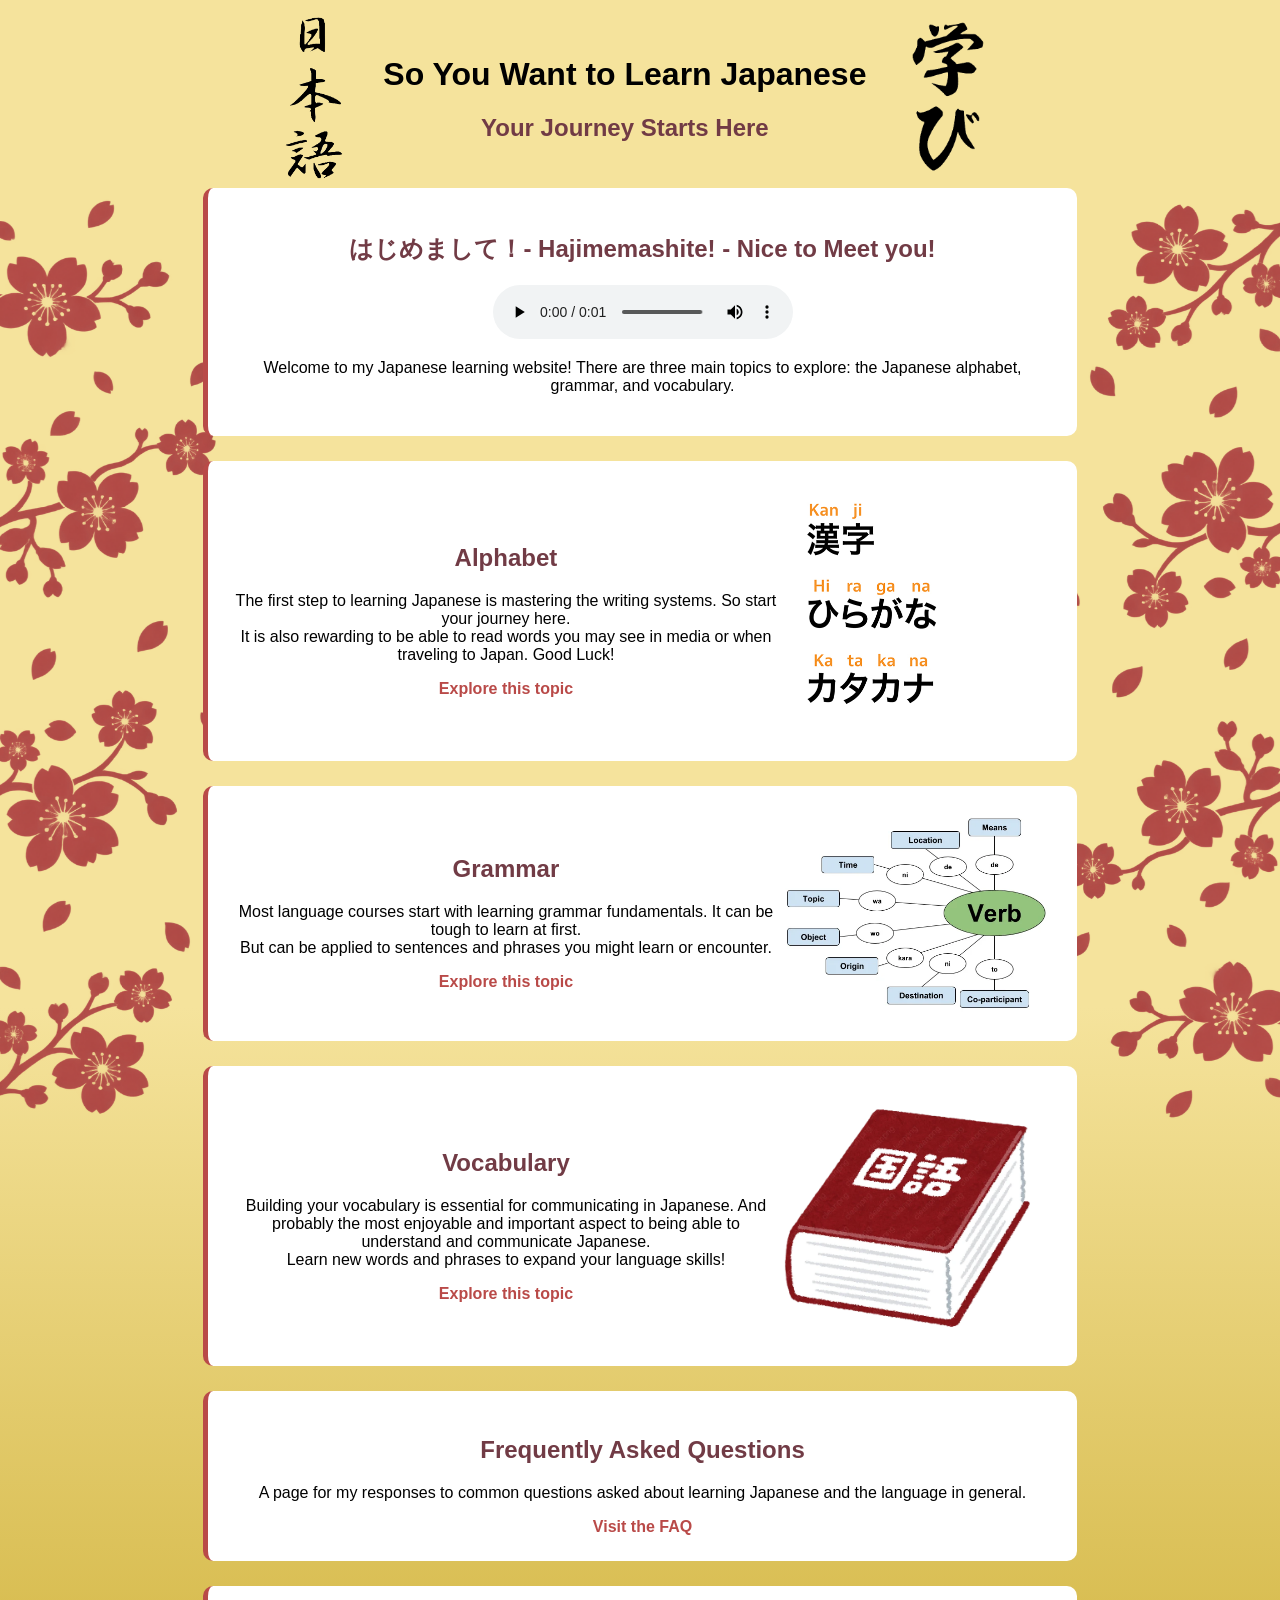
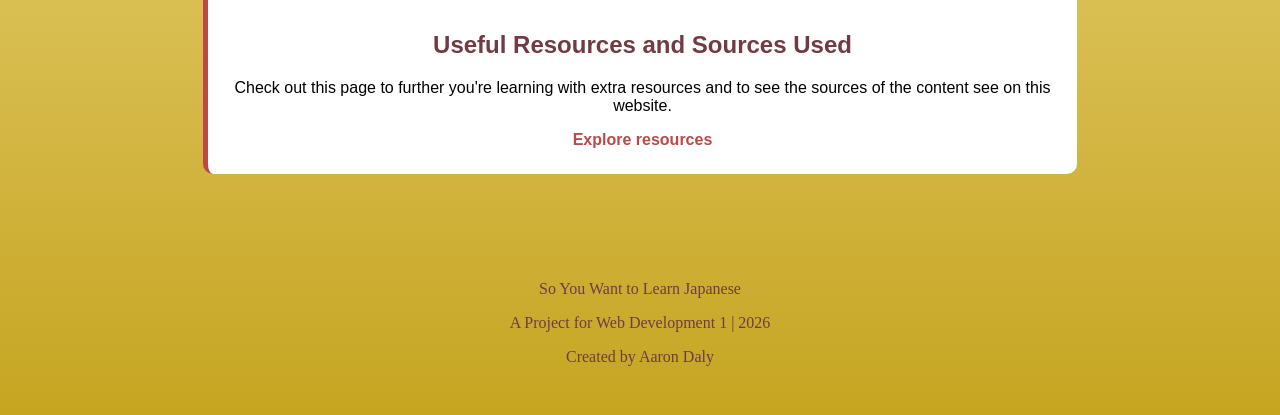
<file: index.html>
<!DOCTYPE html>
<html>

<head>
    <title>So You Want to Learn Japanese</title>
    <link rel="stylesheet" href="general_japstyle.css">
    <link rel="stylesheet" href="index_japstyle.css">
</head>

<body>

    <!--header-->
    <header>
        <img src="images/japanese_caligraphy_for_japanese_language.png" alt="'Japanese Language' calligraphy" class="header-image">

        <div class="header-text">
            <h1>So You Want to Learn Japanese</h1>
            <h2>Your Journey Starts Here</h2>
        </div>

        <img src="images/japanese_caligraphy_for_learning.png" alt="'Learning' calligraphy" class="header-image">
    </header>
    <!--adding a background div to make it easier to control background image positions-->
    <div class="index-page-layout">
        <!--Cherry Blossom left-->
        <div class="index-left-decoration">
            <img src="images/cherryblossom.png" alt="Cherry Blossom for Home Page">
        </div>

        <main>

        


            <!--Intro-->
            <div class="index-content">
                <div class="index-content-text">
                    <h2>はじめまして！- Hajimemashite! - Nice to Meet you!</h2>
                    <audio controls>
                        <source src="audio/hajimemashite.mp3" type="audio/mpeg">
                    </audio>

                    <p>
                        Welcome to my Japanese learning website! There are three main topics to explore: 
                        the Japanese alphabet, grammar, and vocabulary.
                    </p>
                </div>
            </div>

            <!-- Alphabet Page Link -->
            <div class="index-content">

                <div class="index-content-text">
                    <h2>Alphabet</h2>

                    <p>
                        The first step to learning Japanese is mastering the writing systems. So start your journey here.
                        <br> It is also rewarding to be able to read words you may see in media or when traveling to Japan. Good Luck!
                    </p>

                    <a href="alphabet.html">Explore this topic</a>
                </div>

                <div class="index-content-image">
                    <img src="images/script_example.jpg" alt="SCript Examples">
                </div>

            </div>


            <!-- Grammar Page Link -->
            <div class="index-content">
                <div class="index-content-text">
                    <h2>Grammar</h2>

                    <p>
                        Most language courses start with learning grammar fundamentals. It can be tough to learn at first. <br>
                        But can be applied to sentences and phrases you might learn or encounter.
                    </p>

                    <a href="grammar.html">Explore this topic</a>
                </div>
                <div class="index-content-image">
                    <img src="images/grammar_example.webp" alt="Grammar Info">
                </div>
            </div>


            <!-- Vocabulary Page Link -->
            <div class="index-content">
                <div class="index-content-text">
                    <h2>Vocabulary</h2>

                    <p>
                        Building your vocabulary is essential for communicating in Japanese. And probably the most enjoyable and important aspect to being able to understand and communicate Japanese. <br>
                        Learn new words and phrases to expand your language skills!
                    </p>

                    <a href="vocab.html">Explore this topic</a>
                </div>
                <div class="index-content-image">
                    <img src="images/japanese_dictonary.png" alt="dictonary">
                </div>
            </div>


            <!-- FAQ Page Link -->
            <div class="index-content">
                <div class="index-content-text">
                    <h2>Frequently Asked Questions</h2>

                    <p>
                        A page for my responses to common questions asked about learning Japanese and the language in general.
                    </p>

                    <a href="faq.html">Visit the FAQ</a>
                </div>
            </div>


            <!-- Resources Page Link -->
            <div class="index-content">
                <div class="index-content-text">
                    <h2>Useful Resources and Sources Used</h2>

                    <p>
                        Check out this page to further you're learning with extra resources and to see the sources of the content see on this website.
                    </p>

                    <a href="resources.html">Explore resources</a>
                </div>
            </div>
             
        </main>

        <!--Cherry Blossom right-->
        <div class="index-right-decoration">
            <img src="images/cherryblossom.png" alt="Cherry Blossom for Home Page">
        </div>

    </div>

    <!-- Footer -->
    <footer>
        <p>So You Want to Learn Japanese</p>
        <p> A Project for Web Development 1 | 2026</p>
        <p>Created by Aaron Daly</p>
    </footer>

</body>

</html>
</file>
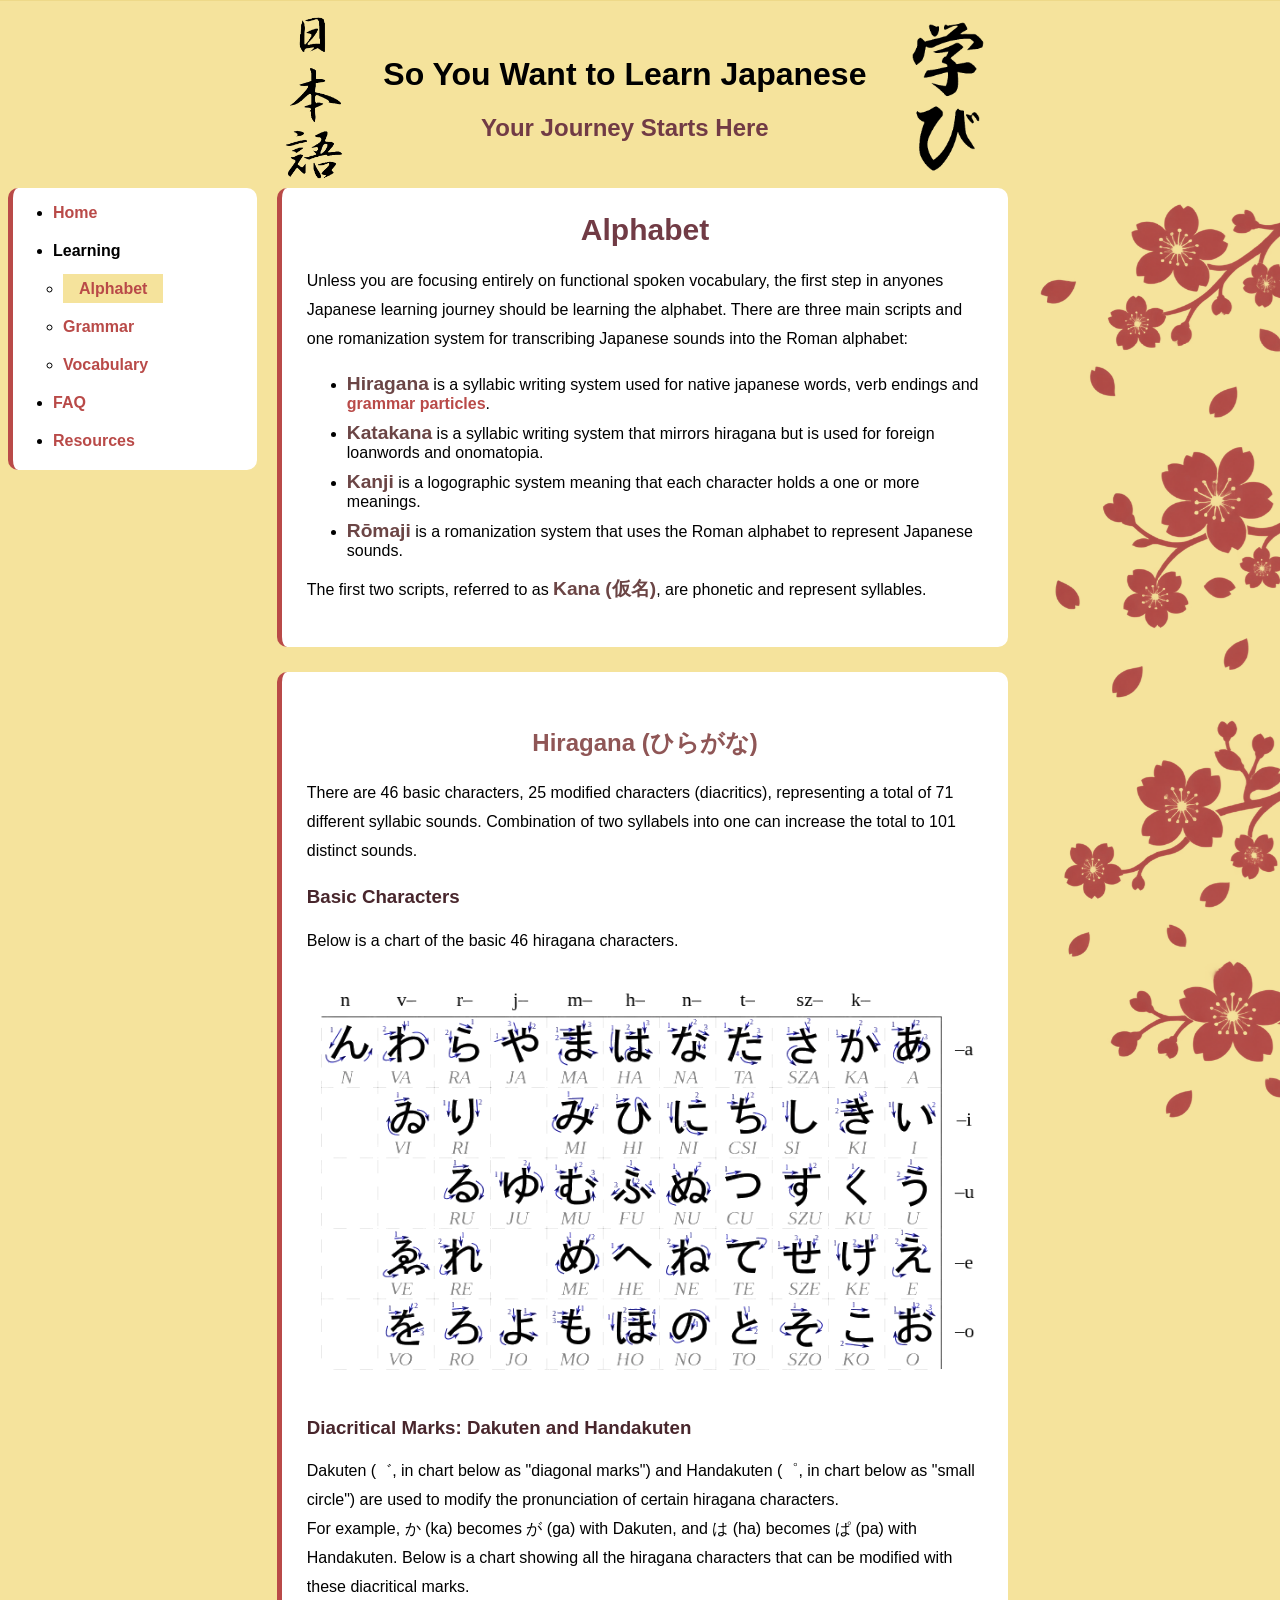
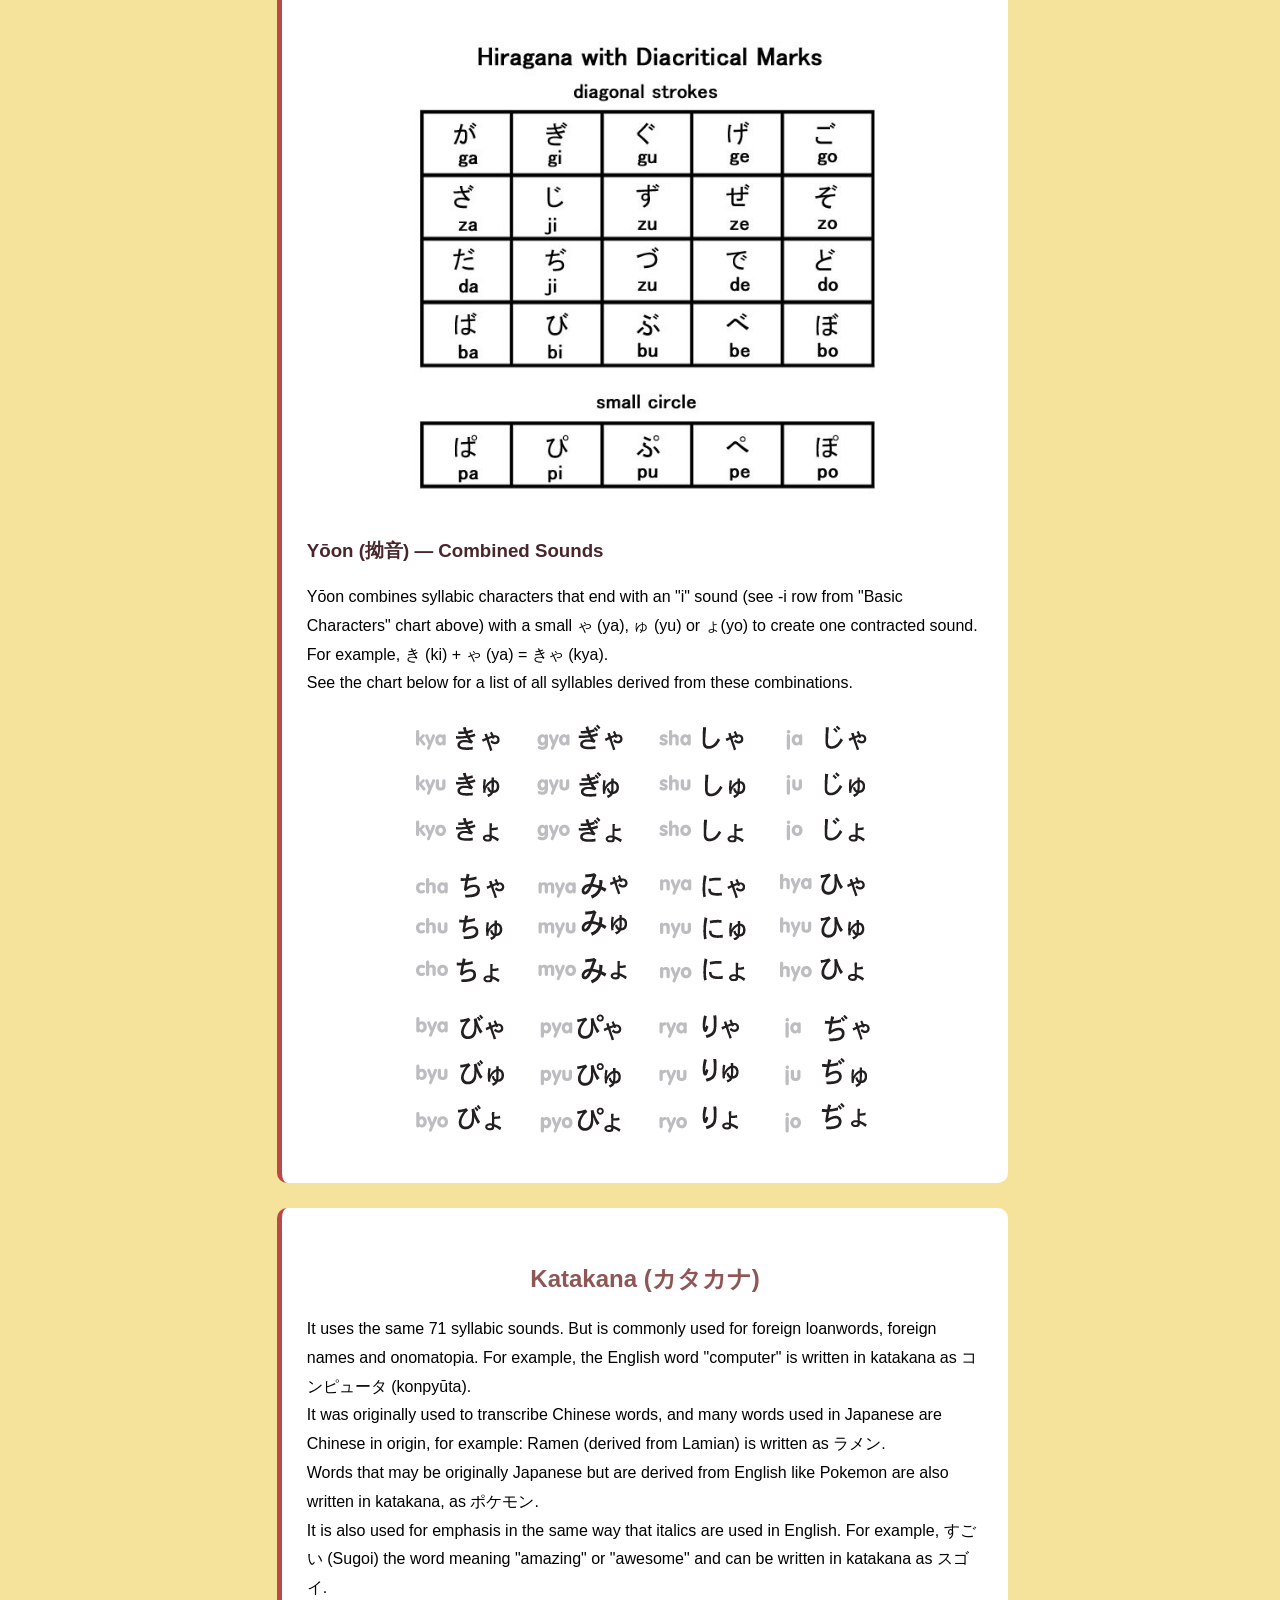
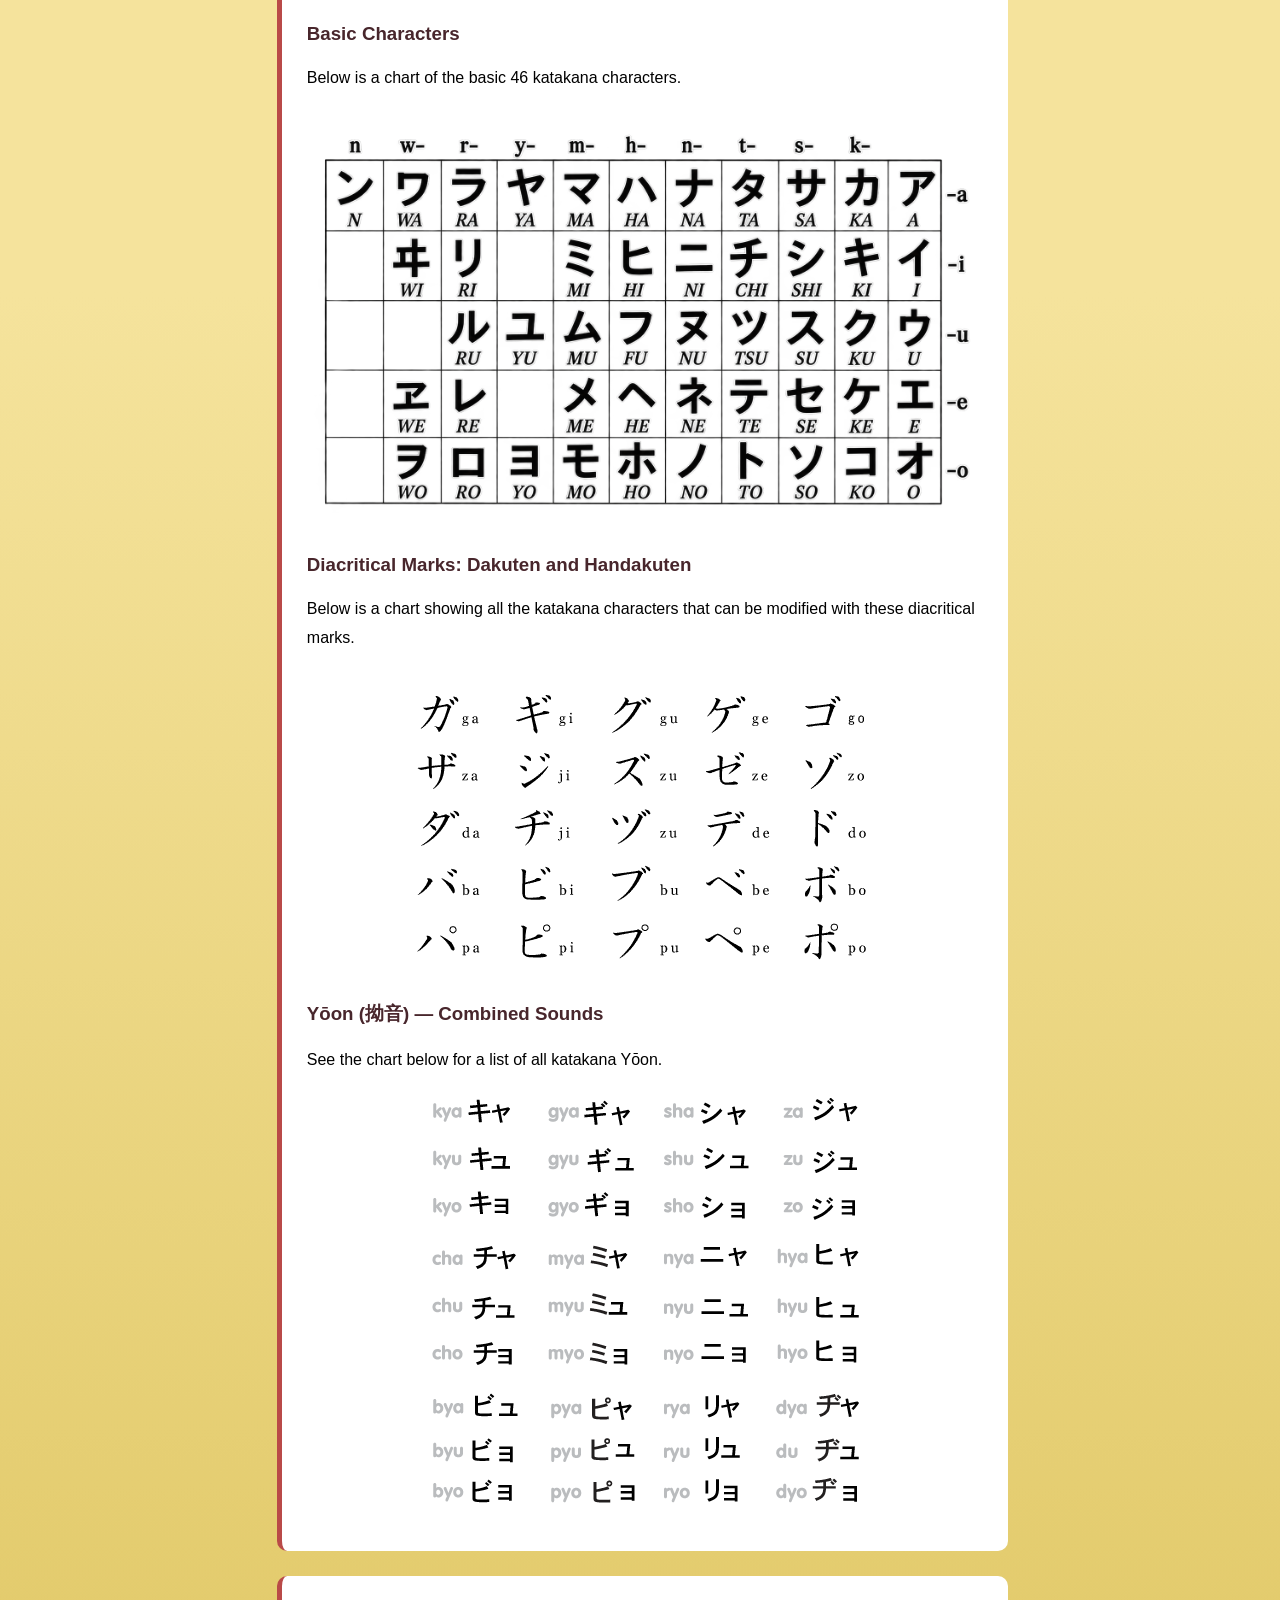
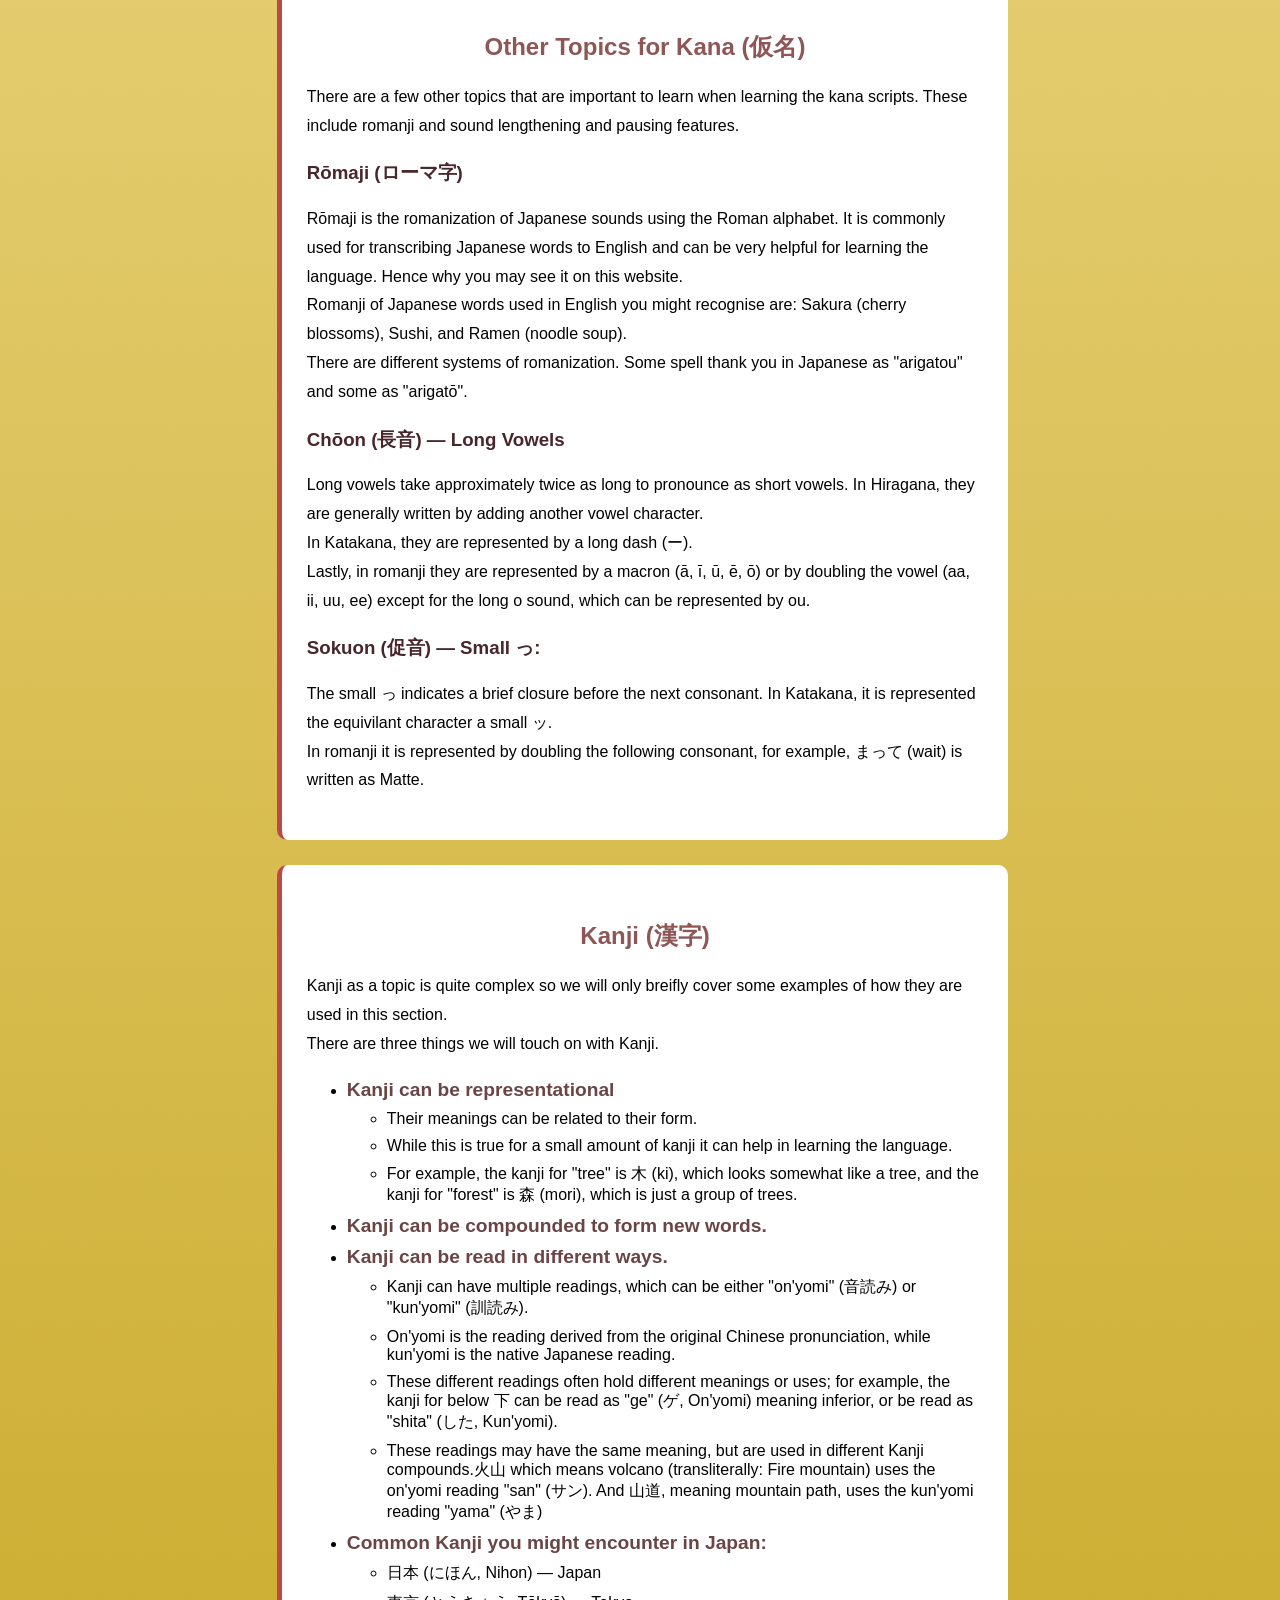
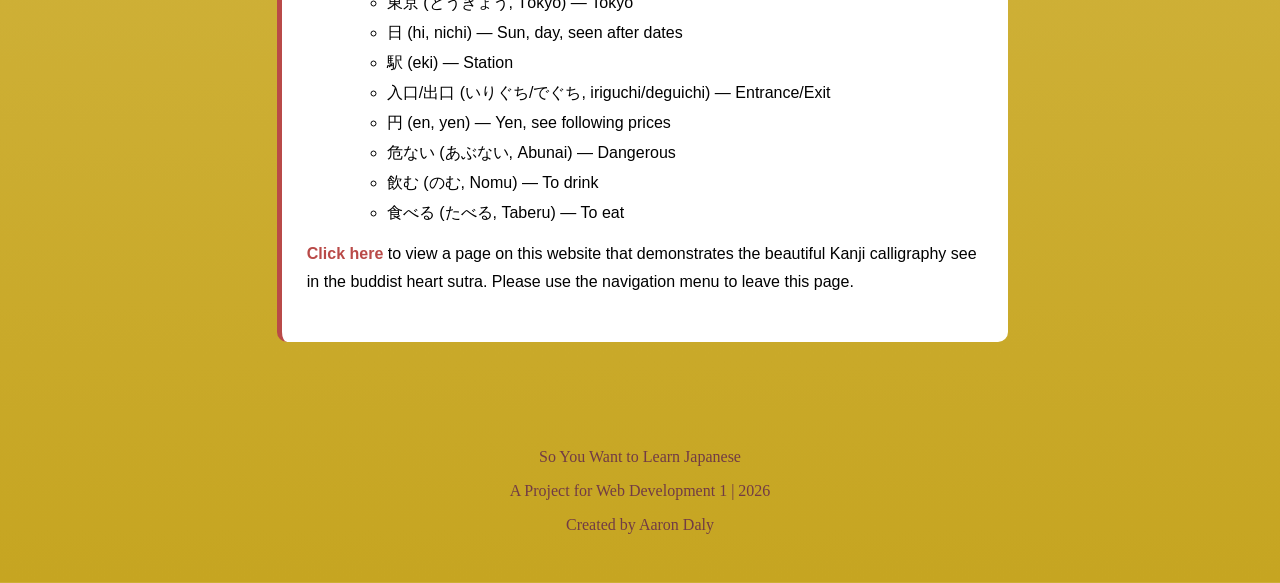
<file: alphabet.html>
<!DOCTYPE html>
<html>
<head>
    <title>Learning Point 1 - Learn Japanese</title>
    <link rel="stylesheet" href="general_japstyle.css">
    <link rel="stylesheet" href="learning_japstyle.css">
</head>
<body>
    <!-- Header -->
    <header>
        <img src="images/japanese_caligraphy_for_japanese_language.png" alt="'Japanese Language' calligraphy" class="header-image">

        <div class="header-text">
            <h1>So You Want to Learn Japanese</h1>
            <h2>Your Journey Starts Here</h2>
        </div>

        <img src="images/japanese_caligraphy_for_learning.png" alt="'Learning' calligraphy" class="header-image">
    </header>
    <!-- Page Layout -->
    <div class="learning-page-layout">

<!-- Navigation Menu -->
        <div id="navigation">
            <ul id="menu">
                <li><a href="index.html">Home</a></li>
                <li><b>Learning</b></li>
                    <ul>
                        <li class="active"><a href="alphabet.html">Alphabet</a> </li>
                        <li><a href="grammar.html">Grammar</a></li>
                        <li><a href="vocab.html">Vocabulary</a></li>
                    </ul>
                <li><a href="faq.html">FAQ</a></li>
                <li><a href="resources.html">Resources</a></li>
            </ul>
        </div>

        <!-- Main Content Area -->
        <main>
            <!--Intro-->
            <div class="learning-content">    
                <h1>Alphabet</h1>
                <p>
                    Unless you are focusing entirely on functional spoken vocabulary, the first step in anyones Japanese
                    learning journey should be learning the alphabet. There are three main scripts and one romanization system for transcribing Japanese sounds into the Roman alphabet:
                    <ul>
                        <li><strong>Hiragana</strong> is a syllabic writing system used for native japanese words, verb endings and <a href=grammar.html>grammar particles</a>. </li>
                        <li><strong>Katakana</strong> is a syllabic writing system that mirrors hiragana but is used for foreign loanwords and onomatopia.</li>
                        <li><strong>Kanji</strong> is a logographic system meaning that each character holds a one or more meanings. </li>
                        <li><strong>Rōmaji</strong> is a romanization system that uses the Roman alphabet to represent Japanese sounds. </li>
                    </ul>
                    The first two scripts, referred to as <strong> Kana (仮名)</strong>, are phonetic and represent syllables.
                </p>
            </div>

            <!--Hiragana lesson-->
            <div class="learning-content">
                <h2>Hiragana (ひらがな)</h2>
                <p>
                    There are 46 basic characters, 25 modified characters (diacritics), 
                    representing a total of 71 different syllabic sounds. 
                    Combination of two syllabels into one can increase the total to 101 distinct sounds.
                </p>
                <h3>Basic Characters</h3>
                <p>
                    Below is a chart of the basic 46 hiragana characters.
                </p>
                <img src="images/hiragana_basic.png" alt="Basic Hiragana chart" style="max-width:100%;">
                <h3>Diacritical Marks: Dakuten and Handakuten</h3>
                <p>
                    Dakuten (゛, in chart below as "diagonal marks") and Handakuten (゜, in chart below as "small circle") are used to modify the pronunciation of certain hiragana characters. <br>
                    For example, か (ka) becomes が (ga) with Dakuten, and は (ha) becomes ぱ (pa) with Handakuten.
                    Below is a chart showing all the hiragana characters that can be modified with these diacritical marks.
                </p>
                <img src="images/hiragana-chart-diacritical.jpg" alt="Hiragana with Diacritical Marks" style="max-width:100%;">
                <h3>Yōon (拗音) — Combined Sounds</h3>
                <p>
                    Yōon combines syllabic characters that end with an "i" sound (see -i row from "Basic Characters" chart above) with a small ゃ (ya), ゅ (yu) or ょ(yo) to create one contracted sound. <br>
                    For example, き (ki) + ゃ (ya) = きゃ (kya). <br>
                    See the chart below for a list of all syllables derived from these combinations.
                </p>
                <img src="images/hiragana_yoon.png" alt="Hiragana yōon chart" style="max-width:100%;">
            </div>

            <!--Katakana lesson-->
            <div class="learning-content">
                <h2>Katakana (カタカナ)</h2>
                <p>
                    It uses the same 71 syllabic sounds. But is commonly used for foreign loanwords, foreign names and onomatopia. 
                    For example, the English word "computer" is written in katakana as コンピュータ (konpyūta). <br>
                    It was originally used to transcribe Chinese words, and many words used in Japanese are Chinese in origin, for example: Ramen (derived from Lamian) is written as ラメン. <br>
                    Words that may be originally Japanese but are derived from English like Pokemon are also written in katakana, as ポケモン. <br>
                    It is also used for emphasis in the same way that italics are used in English. For example, すごい (Sugoi) the word meaning "amazing" or "awesome" and can be written in katakana as スゴイ.
                </p>
                <h3>Basic Characters</h3>
                <p>
                    Below is a chart of the basic 46 katakana characters.
                </p>
                <img src="images/katakana_basic.png" alt="Basic Katakana chart">
                <h3>Diacritical Marks: Dakuten and Handakuten</h3>
                <p>
                    Below is a chart showing all the katakana characters that can be modified with these diacritical marks.
                </p>
                <img src="images/katakana_diacritics.webp" alt="Katakana with Diacritical Marks">
                <h3>Yōon (拗音) — Combined Sounds</h3>
                <p>
                    See the chart below for a list of all katakana Yōon.
                </p>
                <img src="images/katakana_yoon.png" alt="Katakana yōon chart">
            </div>

            <!--Other Topics-->
            <div class="learning-content">
                <h2> Other Topics for Kana (仮名)</h2>
                <p>
                    There are a few other topics that are important to learn when learning the kana scripts. These include romanji and sound lengthening and pausing features. 
                </p>
                <h3>Rōmaji (ローマ字)</h3>
                <p>
                    Rōmaji is the romanization of Japanese sounds using the Roman alphabet. It is commonly used for transcribing Japanese words to English and can be very helpful for learning the language. Hence why you may see it on this website. <br>
                    Romanji of Japanese words used in English you might recognise are: Sakura (cherry blossoms), Sushi, and Ramen (noodle soup). <br>
                    There are different systems of romanization. Some spell thank you in Japanese as "arigatou" and some as "arigatō".
                </p>
                <h3>Chōon (長音) — Long Vowels </h3>
                <p>
                    Long vowels take approximately twice as long to pronounce as short vowels. In Hiragana, they are generally written by adding another vowel character. <br>
                    In Katakana, they are represented by a long dash (ー).<br>
                    Lastly, in romanji they are represented by a macron (ā, ī, ū, ē, ō) or by doubling the vowel (aa, ii, uu, ee) except for the long o sound, which can be represented by ou.
                </p>
                <h3>Sokuon (促音) — Small っ:</h3>
                <p>
                    The small っ indicates a brief closure before the next consonant. In Katakana, it is represented the equivilant character a small ッ.<br>
                    In romanji it is represented by doubling the following consonant, for example, まって (wait) is written as Matte. 
                </p>
            </div>

            <!--Kanji-->
            <div class="learning-content">
                <h2>Kanji (漢字)</h2>
                <p>
                    Kanji as a topic is quite complex so we will only breifly cover some examples of how they are used in this section. <br>
                    There are three things we will touch on with Kanji. 
                </p>
                    <ul>
                        <li> <strong>Kanji can be representational</strong></li>
                        <ul>
                            <li>Their meanings can be related to their form. 
                            <li>While this is true for a small amount of kanji it can help in learning the language. </li> 
                            <li> For example, the kanji for "tree" is 木 (ki), which looks somewhat like a tree, and the kanji for "forest" is 森 (mori), which is just a group of trees.</li>
                        </ul>
                        <li><strong>Kanji can be compounded to form new words.</strong></li>

                        <li><strong>Kanji can be read in different ways.</strong> 
                        <ul>
                            <li>Kanji can have multiple readings, which can be either "on'yomi" (音読み) or "kun'yomi" (訓読み).</li>
                            <li>On'yomi is the reading derived from the original Chinese pronunciation, while kun'yomi is the native Japanese reading.</li>
                            <li>These different readings often hold different meanings or uses; for example, the kanji for below 下 can be read as "ge" (ゲ, On'yomi) meaning inferior, or be read as "shita" (した, Kun'yomi).</li>
                            <li>These readings may have the same meaning, but are used in different Kanji compounds.火山 which means volcano (transliterally: Fire mountain) uses the on'yomi reading "san" (サン). And 山道, meaning mountain path, uses the kun'yomi reading "yama" (やま)</li>
                        </ul>
                            <li> <strong>Common Kanji you might encounter in Japan:</strong></li>
                            <ul>
                                <li> 日本 (にほん, Nihon) — Japan</li>
                                <li> 東京 (とうきょう, Tōkyō) — Tokyo</li>
                                <li> 日 (hi, nichi) — Sun, day, seen after dates</li>
                                <li> 駅 (eki) — Station</li>
                                <li> 入口/出口 (いりぐち/でぐち, iriguchi/deguichi) — Entrance/Exit</li>
                                <li> 円 (en, yen) — Yen, see following prices</li>
                                <li> 危ない (あぶない, Abunai) — Dangerous</li>
                                <li> 飲む (のむ, Nomu) — To drink</li>
                                <li> 食べる (たべる, Taberu) — To eat</li>
                            </ul>
                        </li>
                    </ul>
                <p>
                    <a href="heart_sutra.html"> Click here </a> to view a page on this website that demonstrates the beautiful Kanji calligraphy see in the buddist heart sutra. Please use the navigation menu to leave this page.
                </p>
            </div>
        </main>

        <!-- Blossom decoration -->
        <div class="blossom-panel">
            <img src="images/cherryblossom.png" alt="Cherry Blossoms">
        </div>
    </div>

    <!-- Footer -->
    <footer>
        <p>So You Want to Learn Japanese</p>
        <p> A Project for Web Development 1 | 2026</p>
        <p>Created by Aaron Daly</p>
    </footer>
</body>
</html>
</file>
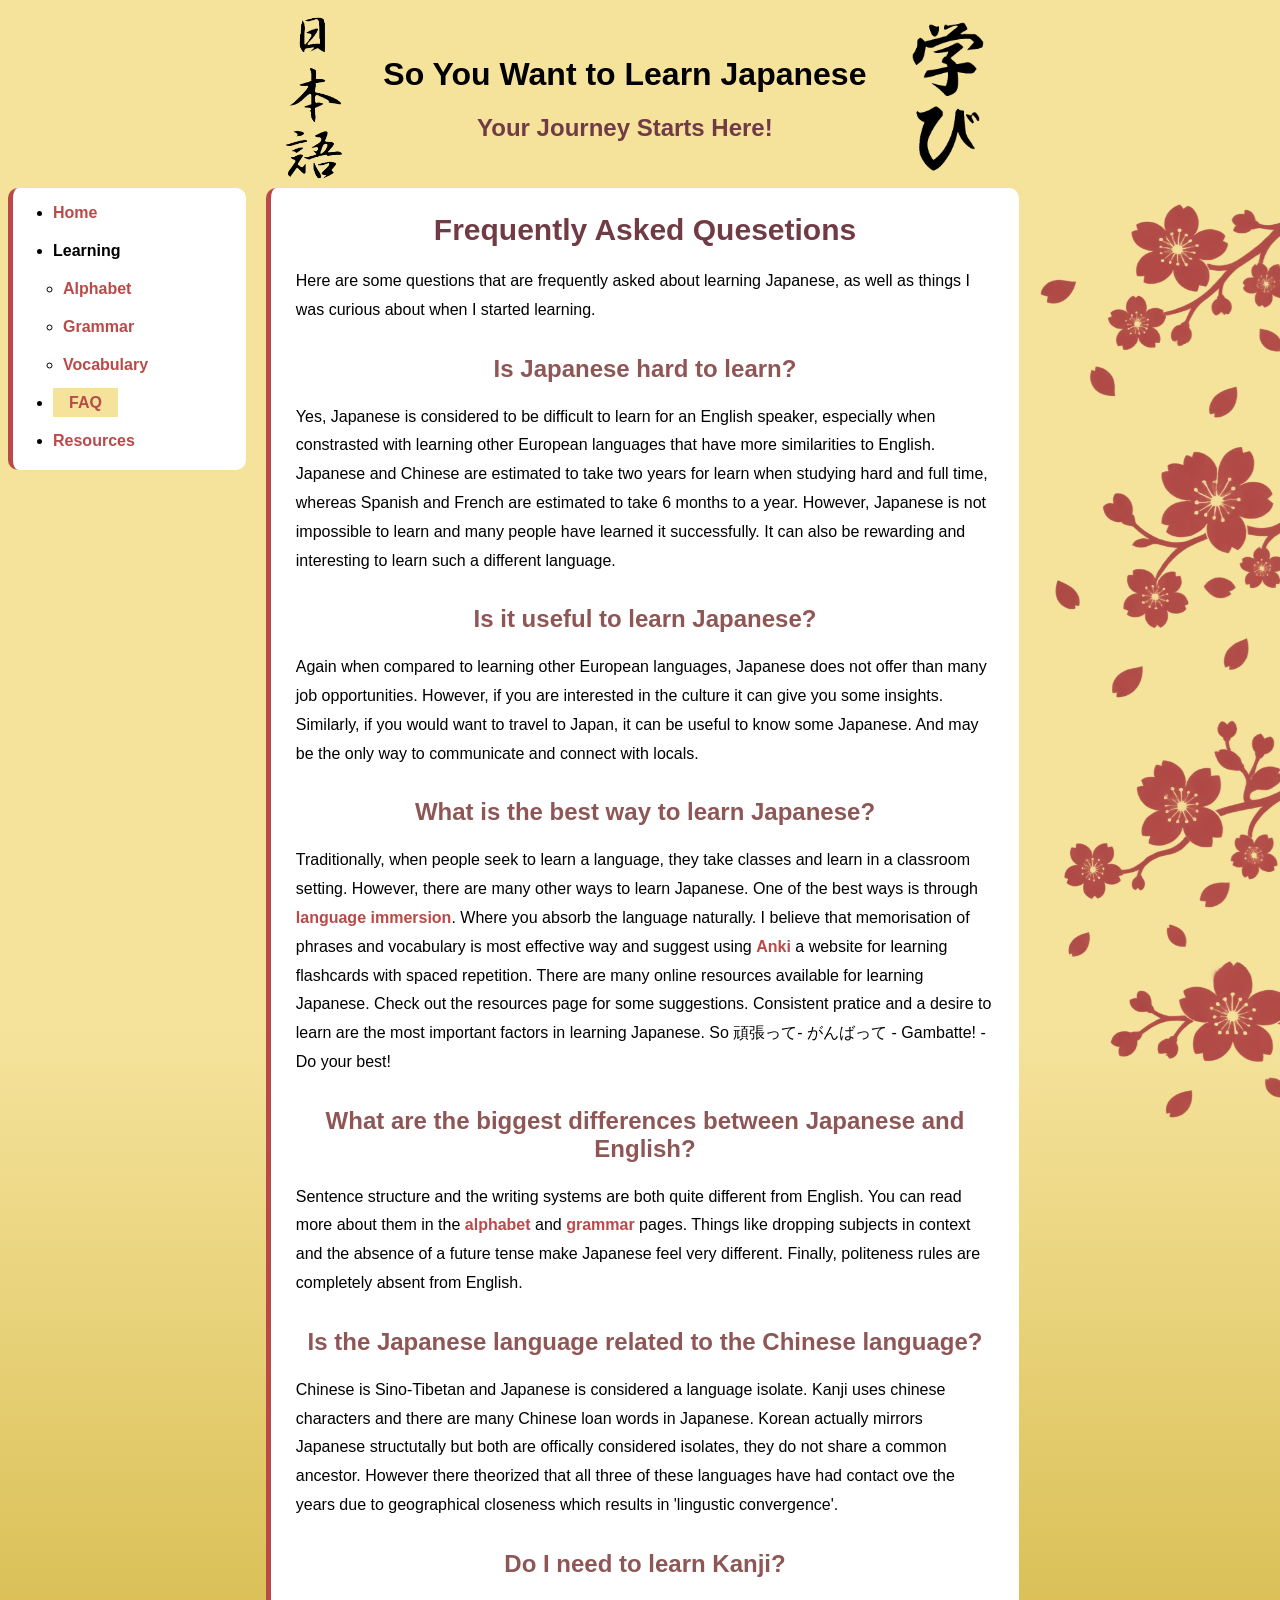
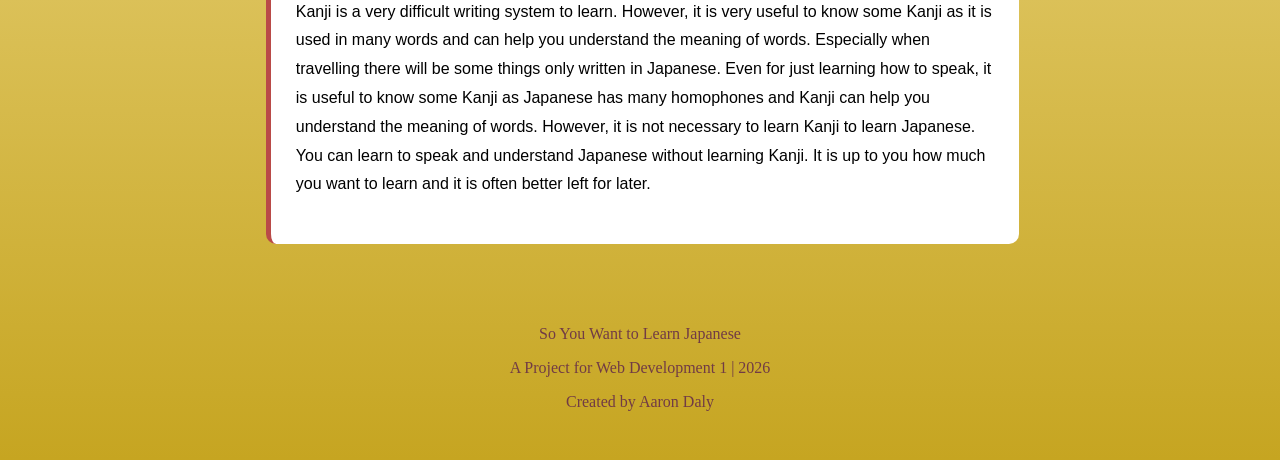
<file: faq.html>
<!DOCTYPE html>
<html>
<head>
    <title>Learning Point 1 - Learn Japanese</title>
    <link rel="stylesheet" href="general_japstyle.css">
    <link rel="stylesheet" href="learning_japstyle.css">
</head>
<body>

    <!-- Header -->
    <header>
        <img src="images/japanese_caligraphy_for_japanese_language.png" alt="'Japanese Language' calligraphy" class="header-image">

        <div class="header-text">
            <h1>So You Want to Learn Japanese</h1>
            <h2>Your Journey Starts Here!</h2>
        </div>

        <img src="images/japanese_caligraphy_for_learning.png" alt="'Learning' calligraphy" class="header-image">
    </header>
    <!-- Page Layout -->
    <div class="learning-page-layout">
  
<!-- Navigation Menu -->
        <div id="navigation">
            <ul id="menu">
                <li><a href="index.html">Home</a></li>
                <li><b>Learning</b></li>
                    <ul>
                        <li><a href="alphabet.html">Alphabet</a> </li>
                        <li><a href="grammar.html">Grammar</a></li>
                        <li><a href="vocab.html">Vocabulary</a></li>
                    </ul>
                <li class="active"><a href="faq.html">FAQ</a></li>
                <li><a href="resources.html">Resources</a></li>
            </ul>
        </div>

        <!-- Main Content Area -->
         <!--Only one content box so main used in the 'learning-content' style-->
        <main class="learning-content">
            <h1> Frequently Asked Quesetions</h1>
            <p>
                Here are some questions that are frequently asked about learning Japanese, as well as things I was curious about when I started learning.
            </p>
            <h2>Is Japanese hard to learn?</h2>
            <p>
                Yes, Japanese is considered to be difficult to learn for an English speaker, especially when constrasted with learning other European languages that have more similarities to English.
                Japanese and Chinese are estimated to take two years for learn when studying hard and full time, whereas Spanish and French are estimated to take 6 months to a year. 
                However, Japanese is not impossible to learn and many people have learned it successfully. It can also be rewarding and interesting to learn such a different language.
            </p>
            <h2>Is it useful to learn Japanese?</h2>
            <p>
                Again when compared to learning other European languages, Japanese does not offer than many job opportunities. However, if you are interested in the culture it can give you some insights.
                Similarly, if you would want to travel to Japan, it can be useful to know some Japanese. And may be the only way to communicate and connect with locals. 
            </p>
            <h2>What is the best way to learn Japanese?</h2>
            <p>
                Traditionally, when people seek to learn a language, they take classes and learn in a classroom setting. However, there are many other ways to learn Japanese.
                One of the best ways is through <a href="https://www.gci.ie/blog/does-language-immersion-really-offer-best-way-learn-english/">language immersion</a>. Where you absorb the language naturally.
                I believe that memorisation of phrases and vocabulary is most effective way and suggest using <a href="https://apps.ankiweb.net/">Anki</a> a website for learning flashcards with spaced repetition. 
                There are many online resources available for learning Japanese. Check out the resources page for some suggestions. Consistent pratice and a desire to learn are the most important factors in learning Japanese. So 頑張って- がんばって - Gambatte! - Do your best!
            </p>
            <h2>What are the biggest differences between Japanese and English?</h2>
            <p> 
                Sentence structure and the writing systems are both quite different from English. You can read more about them in the <a href="alphabet.html">alphabet</a> and <a href="grammar.html">grammar</a> pages. 
                Things like dropping subjects in context and the absence of a future tense make Japanese feel very different. Finally, politeness rules are completely absent from English.
            </p>
            <h2>Is the Japanese language related to the Chinese language?</h2>
            <p>
                Chinese is Sino-Tibetan and Japanese is considered a language isolate. Kanji uses chinese characters and there are many Chinese loan words in Japanese. 
                Korean actually mirrors Japanese structutally but both are offically considered isolates, they do not share a common ancestor. 
                However there theorized that all three of these languages have had contact ove the years due to geographical closeness which results in 'lingustic convergence'.
            </p>
            <h2>Do I need to learn Kanji?</h2>
            <p>
                Kanji is a very difficult writing system to learn. However, it is very useful to know some Kanji as it is used in many words and can help you understand the meaning of words. 
                Especially when travelling there will be some things only written in Japanese. Even for just learning how to speak, it is useful to know some Kanji as Japanese has many homophones and Kanji can help you understand the meaning of words.
                However, it is not necessary to learn Kanji to learn Japanese. You can learn to speak and understand Japanese without learning Kanji. It is up to you how much you want to learn and it is often better left for later.
            </p>
        </main>

        <!-- Blossom decoration -->
        <div class="blossom-panel">
            <img src="images/cherryblossom.png" alt="Cherry Blossoms">
        </div>
    </div>

    <!-- Footer -->
    <footer>
        <p>So You Want to Learn Japanese</p>
        <p> A Project for Web Development 1 | 2026</p>
        <p>Created by Aaron Daly</p>
    </footer>
</body>
</html>
</file>
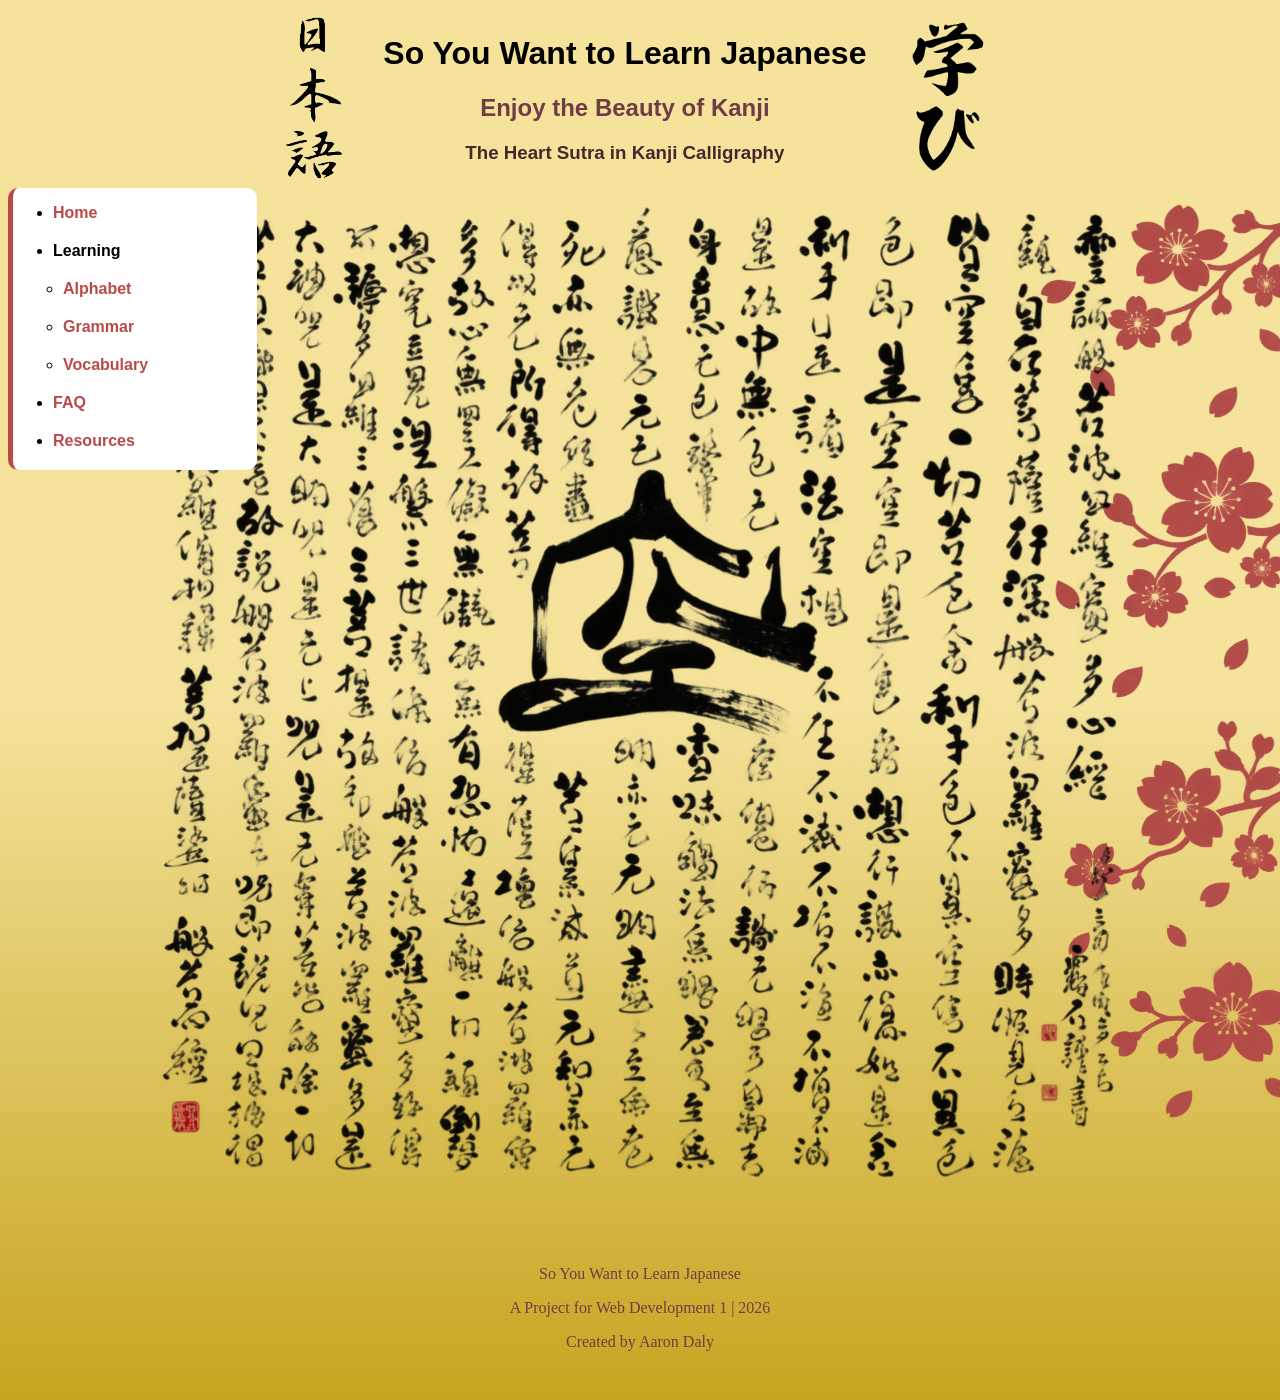
<file: heart_sutra.html>
<!DOCTYPE html>
<html>
<head>
    <title>Learning Point 1 - Learn Japanese</title>
    <link rel="stylesheet" href="general_japstyle.css">
    <link rel="stylesheet" href="learning_japstyle.css">
</head>
<body>

    <!-- Header -->
    <header>
        <img src="images/japanese_caligraphy_for_japanese_language.png" alt="'Japanese Language' calligraphy" class="header-image">

        <div class="header-text">
            <h1>So You Want to Learn Japanese</h1>
            <h2>Enjoy the Beauty of Kanji</h2>
            <h3>The Heart Sutra in Kanji Calligraphy</h3>
        </div>

        <img src="images/japanese_caligraphy_for_learning.png" alt="'Learning' calligraphy" class="header-image">
    </header>
    <!-- Page Layout -->
    <div class="learning-page-layout">
  
<!-- Navigation Menu -->
        <div id="navigation">
            <ul id="menu">
                <li><a href="index.html">Home</a></li>
                <li><b>Learning</b></li>
                    <ul>
                        <li><a href="alphabet.html">Alphabet</a> </li>
                        <li><a href="grammar.html">Grammar</a></li>
                        <li><a href="vocab.html">Vocabulary</a></li>
                    </ul>
                <li><a href="faq.html">FAQ</a></li>
                <li><a href="resources.html">Resources</a></li>
            </ul>
        </div>
        
        <!-- Main Content Area -->
        <main class="sutra">
            <img src="images/Heart_Sutra_calligraphy.png" alt="Heart Sutra">
        </main>

        <!-- Blossom decoration -->
        <div class="blossom-panel">
            <img src="images/cherryblossom.png" alt="Cherry Blossoms">
        </div>
    </div>

    <!-- Footer -->
    <footer>
        <p>So You Want to Learn Japanese</p>
        <p> A Project for Web Development 1 | 2026</p>
        <p>Created by Aaron Daly</p>
    </footer>
</body>
</html>
</file>
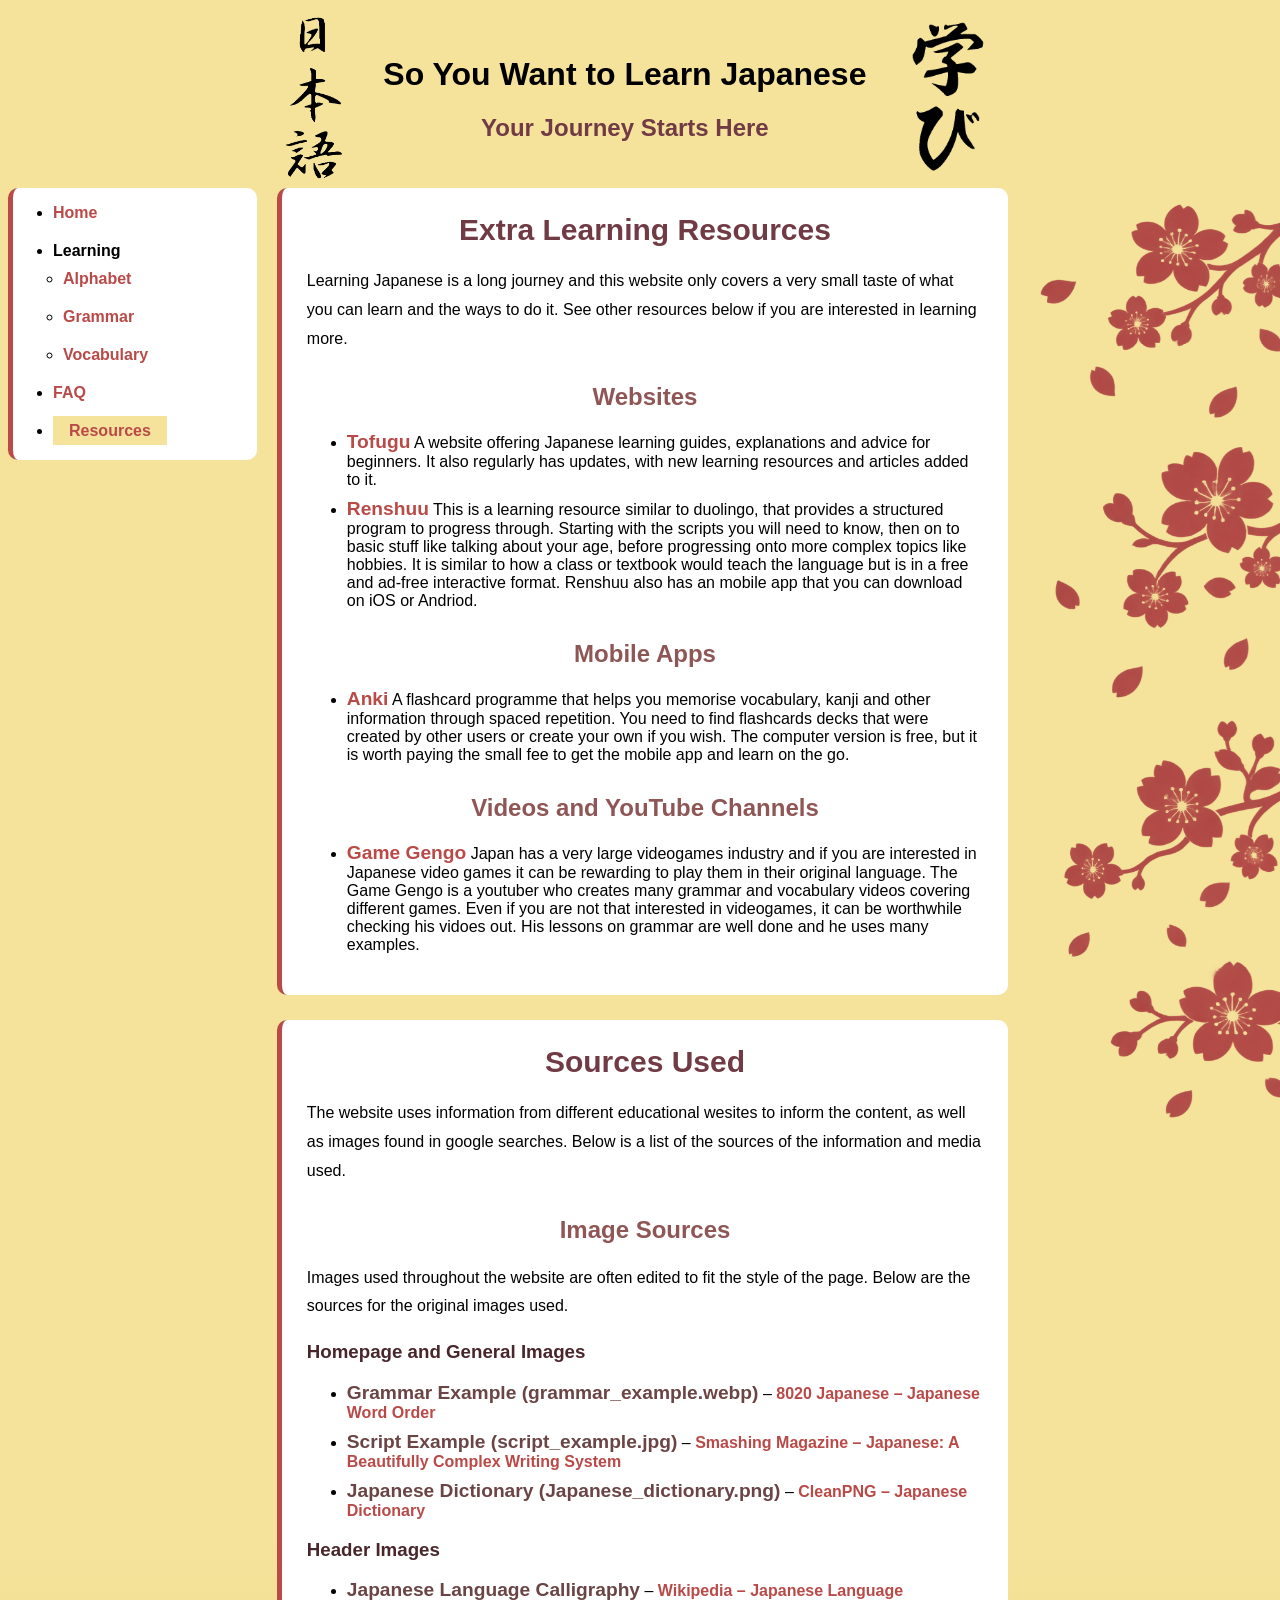
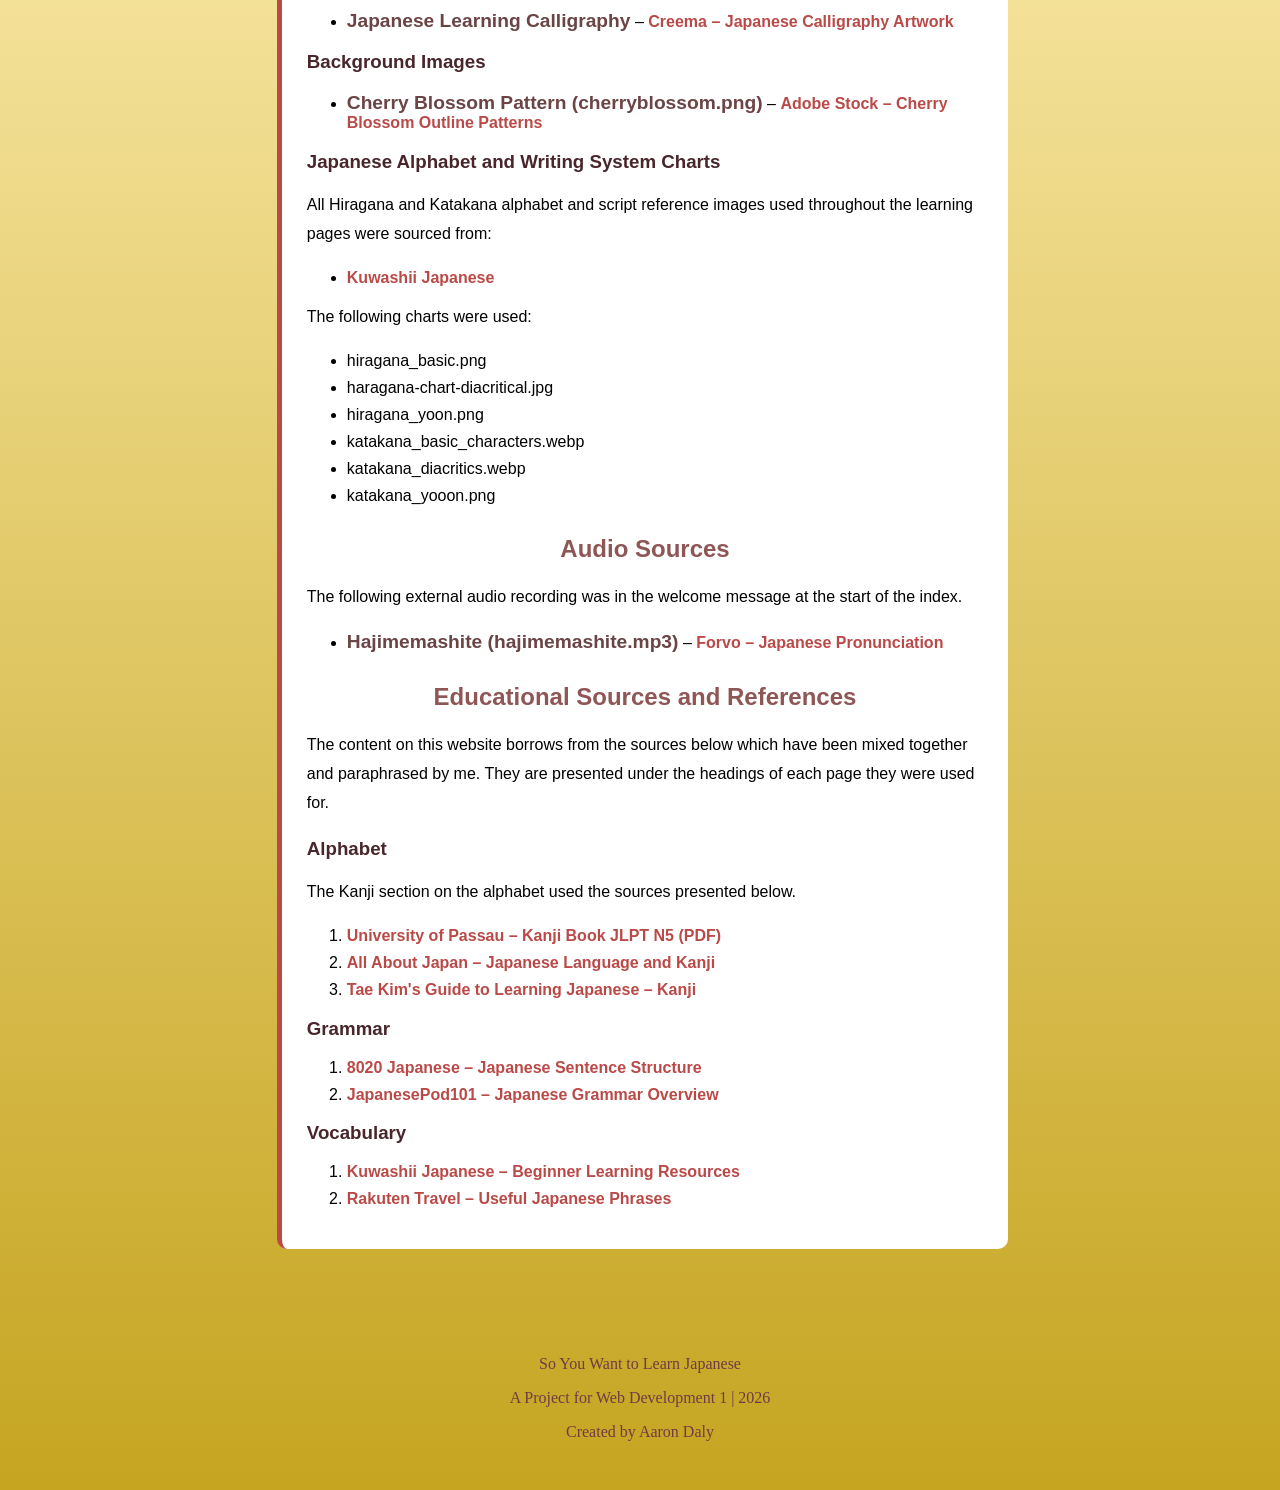
<file: resources.html>
<!DOCTYPE html>
<html>
<head>
    <title>Extra Learning Resources - Learn Japanese</title>
    <link rel="stylesheet" href="general_japstyle.css">
    <link rel="stylesheet" href="learning_japstyle.css">
</head>
<body>

    <!-- Header -->
    <header>
        <img src="images/japanese_caligraphy_for_japanese_language.png" alt="'Japanese Language' calligraphy" class="header-image">

        <div class="header-text">
            <h1>So You Want to Learn Japanese</h1>
            <h2>Your Journey Starts Here</h2>
        </div>

        <img src="images/japanese_caligraphy_for_learning.png" alt="'Learning' calligraphy" class="header-image">
    </header>

    <!-- Page Layout -->
    <div class="learning-page-layout">

        <!-- Navigation Menu -->
        <div id="navigation">
            <ul id="menu">
                <li><a href="index.html">Home</a></li>
                <li><b>Learning</b>
                    <ul>
                        <li><a href="alphabet.html">Alphabet</a></li>
                        <li><a href="grammar.html">Grammar</a></li>
                        <li><a href="vocab.html">Vocabulary</a></li>
                    </ul>
                </li>
                <li><a href="faq.html">FAQ</a></li>
                <li class="active"><a href="resources.html">Resources</a></li>
            </ul>
        </div>

        <!-- Main Content Image -->
        <main>
            
            <!--Extra Learning Resources-->
            <div class="learning-content">
                <h1>Extra Learning Resources</h1>

                <p>
                    Learning Japanese is a long journey and this website only covers a very small taste of what you can learn and the ways to do it.
                    See other resources below if you are interested in learning more.
                </p>

                <h2>Websites</h2>

                <ul>
                    <li>
                        <strong><a href="https://www.tofugu.com/"
                        target="_blank" rel="noopener noreferrer">Tofugu</a></strong>
                        A website offering Japanese learning guides, explanations and advice for beginners. 
                        It also regularly has updates, with new learning resources and articles added to it.
                    </li>
                    <li>
                        <strong><a href="https://www.renshuu.org/">Renshuu</a></strong>
                        This is a learning resource similar to duolingo, that provides a structured program to progress through.
                        Starting with the scripts you will need to know, then on to basic stuff like talking about your age, before progressing onto more complex topics like hobbies.
                        It is similar to how a class or textbook would teach the language but is in a free and ad-free interactive format.
                        Renshuu also has an mobile app that you can download on iOS or Andriod.
                    </li>
                </ul>

                <h2>Mobile Apps</h2>

                <ul>
                    <li>
                        <strong><a href="https://apps.ankiweb.net/"
                        target="_blank" rel="noopener noreferrer">Anki</a></strong>
                        A flashcard programme that helps you memorise vocabulary, kanji and other information through spaced repetition. 
                        You need to find flashcards decks that were created by other users or create your own if you wish. 
                        The computer version is free, but it is worth paying the small fee to get the mobile app and learn on the go.
                    </li>
                </ul>

                <h2>Videos and YouTube Channels</h2>

                <ul>
                    <li>
                        <strong><a href="https://www.youtube.com/@GameGengo">Game Gengo</a></strong>
                        Japan has a very large videogames industry and if you are interested in 
                        Japanese video games it can be rewarding to play them in their original language. 
                        The Game Gengo is a youtuber who creates many grammar and vocabulary videos covering different games. 
                        Even if you are not that interested in videogames, it can be worthwhile checking his vidoes out. 
                        His lessons on grammar are well done and he uses many examples.
                    </li>
                </ul>
            </div>

            <!--Sources-->
            <div class="learning-content">
                <h1>Sources Used</h1>

                <p>
                    The website uses information from different educational wesites to inform the content, as well as images found in google searches. 
                    Below is a list of the sources of the information and media used.
                </p>

                <h2>Image Sources</h2>

                <p>
                    Images used throughout the website are often edited to fit the style of the page. Below are the sources for the original images used.
                </p>

                <h3>Homepage and General Images</h3>
                <ul>
                    <li>
                        <strong>Grammar Example (grammar_example.webp)</strong> –
                        <a href="https://8020japanese.com/japanese-word-order/">
                            8020 Japanese – Japanese Word Order
                        </a>
                    </li>

                    <li>
                        <strong>Script Example (script_example.jpg)</strong> –
                        <a href="https://www.smashingmagazine.com/2012/03/japanese-a-beautifully-complex-writing-system/">
                            Smashing Magazine – Japanese: A Beautifully Complex Writing System
                        </a>
                    </li>

                    <li>
                        <strong>Japanese Dictionary (Japanese_dictionary.png)</strong> –
                        <a href="https://www.cleanpng.com/png-japanese-dictionary-meaning-kjien-mplzg4/">
                            CleanPNG – Japanese Dictionary
                        </a>
                    </li>
                </ul>

                <h3>Header Images</h3>
                <ul>
                    <li>
                        <strong>Japanese Language Calligraphy</strong> –
                        <a href="https://en.wikipedia.org/wiki/Japanese_language">
                            Wikipedia – Japanese Language
                        </a>
                    </li>

                    <li>
                        <strong>Japanese Learning Calligraphy</strong> –
                        <a href="https://www.creema.jp/item/16875512/detail">
                            Creema – Japanese Calligraphy Artwork
                        </a>
                    </li>
                </ul>

                <h3>Background Images</h3>
                <ul>
                    <li>
                        <strong>Cherry Blossom Pattern (cherryblossom.png)</strong> –
                        <a href="https://stock.adobe.com/fr/search?k=cherry+blossom+outline+pattern">
                            Adobe Stock – Cherry Blossom Outline Patterns
                        </a>
                    </li>
                </ul>

                <h3>Japanese Alphabet and Writing System Charts</h3>
                <p>
                    All Hiragana and Katakana alphabet and script reference images
                    used throughout the learning pages were sourced from:
                </p>

                <ul>
                    <li>
                        <a href="https://kuwashiijapanese.com/">
                            Kuwashii Japanese
                        </a>
                    </li>
                </ul>

                <p>The following charts were used:</p>

                <ul>
                    <li>hiragana_basic.png</li>
                    <li>haragana-chart-diacritical.jpg</li>
                    <li>hiragana_yoon.png</li>
                    <li>katakana_basic_characters.webp</li>
                    <li>katakana_diacritics.webp</li>
                    <li>katakana_yooon.png</li>
                </ul>

                <h2>Audio Sources</h2>

                <p>
                    The following external audio recording was in the welcome message at the start of the index.
                </p>

                <ul>
                    <li>
                        <strong>Hajimemashite (hajimemashite.mp3)</strong> –
                        <a href="https://forvo.com/word/hajimemashite/">
                            Forvo – Japanese Pronunciation
                        </a>
                    </li>
                </ul>

                <h2>Educational Sources and References</h2>

                <p>
                    The content on this website borrows from the sources below which have been mixed together and paraphrased by me. 
                    They are presented under the headings of each page they were used for.
                </p>

                <h3>Alphabet</h3>
                <p>
                    The Kanji section on the alphabet used the sources presented below.
                </p>

                <ol>
                    <li>
                        <a href="https://www.uni-passau.de/fileadmin/dokumente/hsg/nippon/Skripte/kanjibookjlptn5.pdf">
                            University of Passau – Kanji Book JLPT N5 (PDF)
                        </a>
                    </li>

                    <li>
                        <a href="https://allabout-japan.com/en/article/4836/">
                            All About Japan – Japanese Language and Kanji
                        </a>
                    </li>

                    <li>
                        <a href="https://guidetojapanese.org/learn/grammar/kanji">
                            Tae Kim's Guide to Learning Japanese – Kanji
                        </a>
                    </li>
                </ol>

                <h3>Grammar</h3>

                <ol>
                    <li>
                        <a href="https://8020japanese.com/japanese-sentence-structure/">
                            8020 Japanese – Japanese Sentence Structure
                        </a>
                    </li>

                    <li>
                        <a href="https://www.japanesepod101.com/blog/2021/03/18/japanese-grammar-overview/">
                            JapanesePod101 – Japanese Grammar Overview
                        </a>
                    </li>
                </ol>

                <h3>Vocabulary</h3>

                <ol>
                    <li>
                        <a href="https://kuwashiijapanese.com/category/language-learning/grammar/beginner/">
                            Kuwashii Japanese – Beginner Learning Resources
                        </a>
                    </li>

                    <li>
                        <a href="https://travel.rakuten.com/contents/usa/en-us/guide/japanese-phrases/">
                            Rakuten Travel – Useful Japanese Phrases
                        </a>
                    </li>
                </ol>
            </div>

        </main>

        <!-- Blossom decoration -->
        <div class="blossom-panel">
            <img src="images/cherryblossom.png" alt="Cherry Blossoms">
        </div>
    </div>

    <!-- Footer -->
    <footer>
        <p>So You Want to Learn Japanese</p>
        <p> A Project for Web Development 1 | 2026</p>
        <p>Created by Aaron Daly</p>
    </footer>

</body>
</html>
</file>
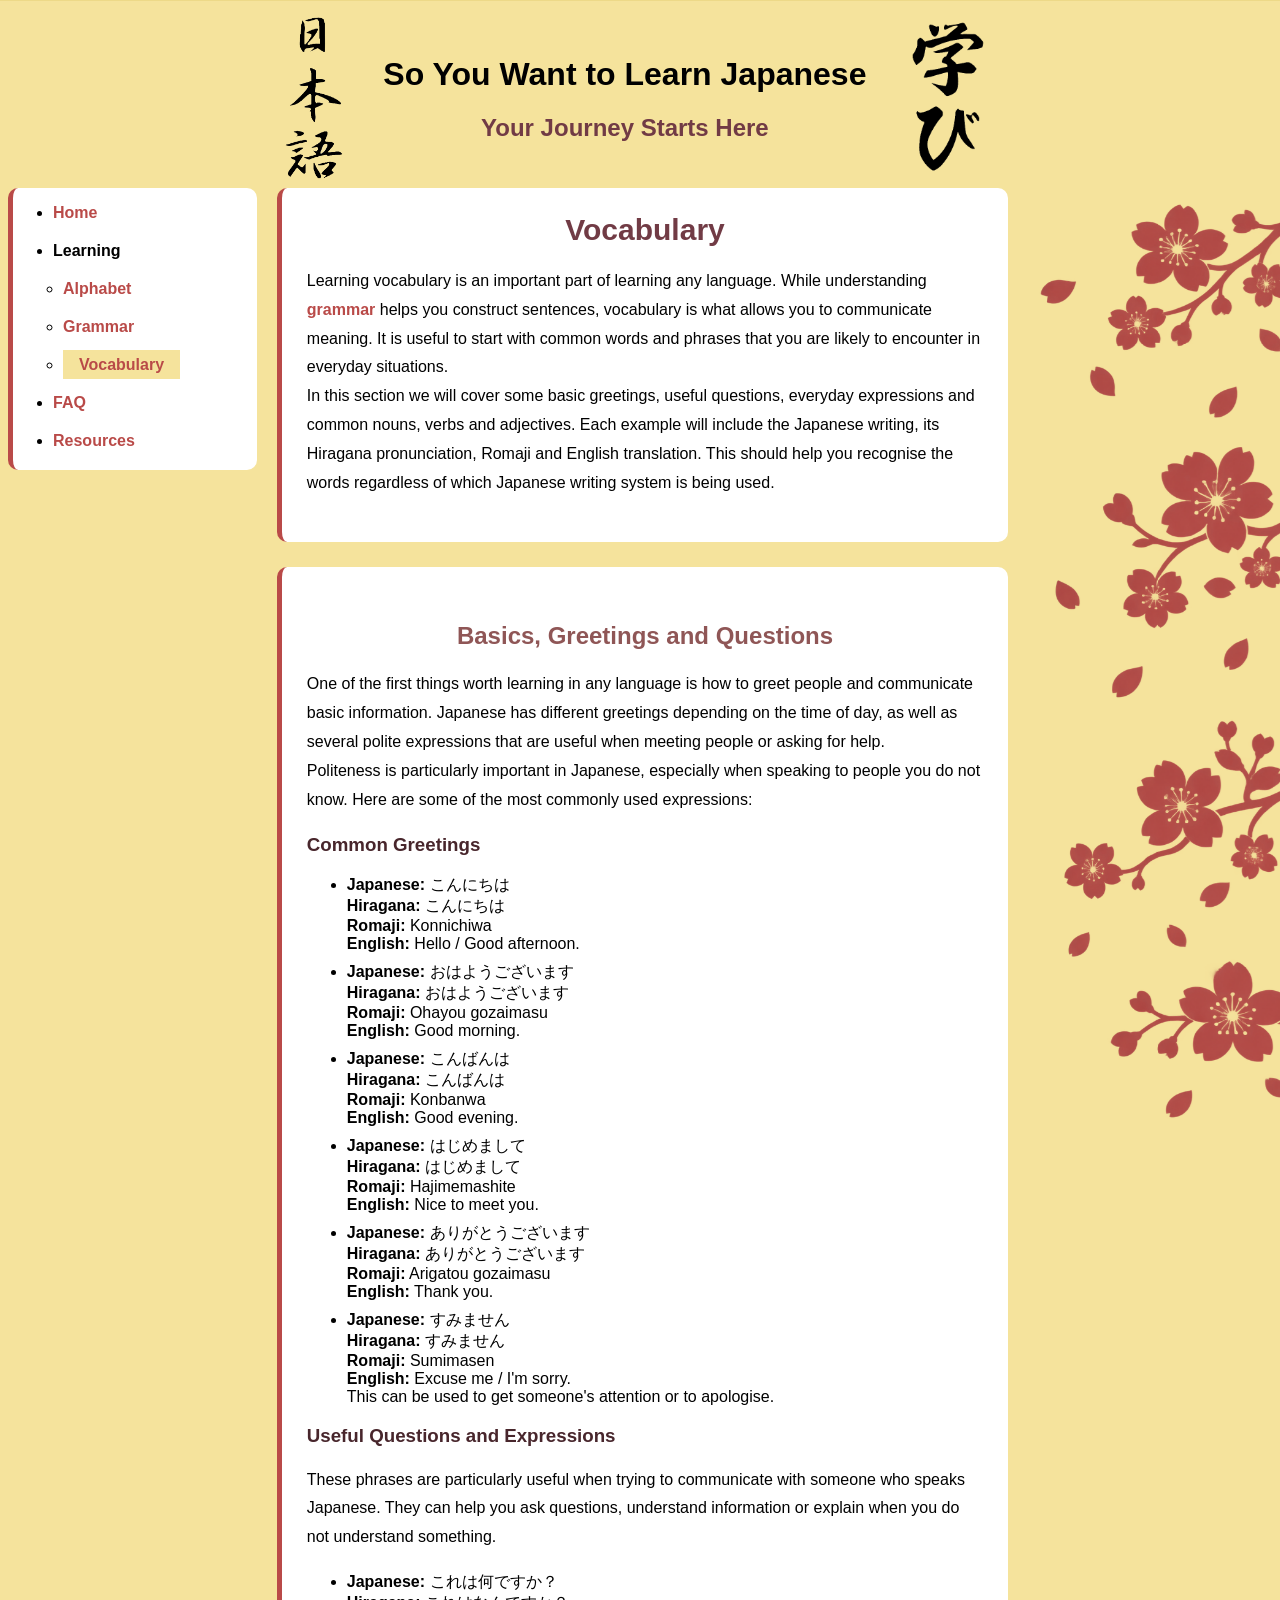
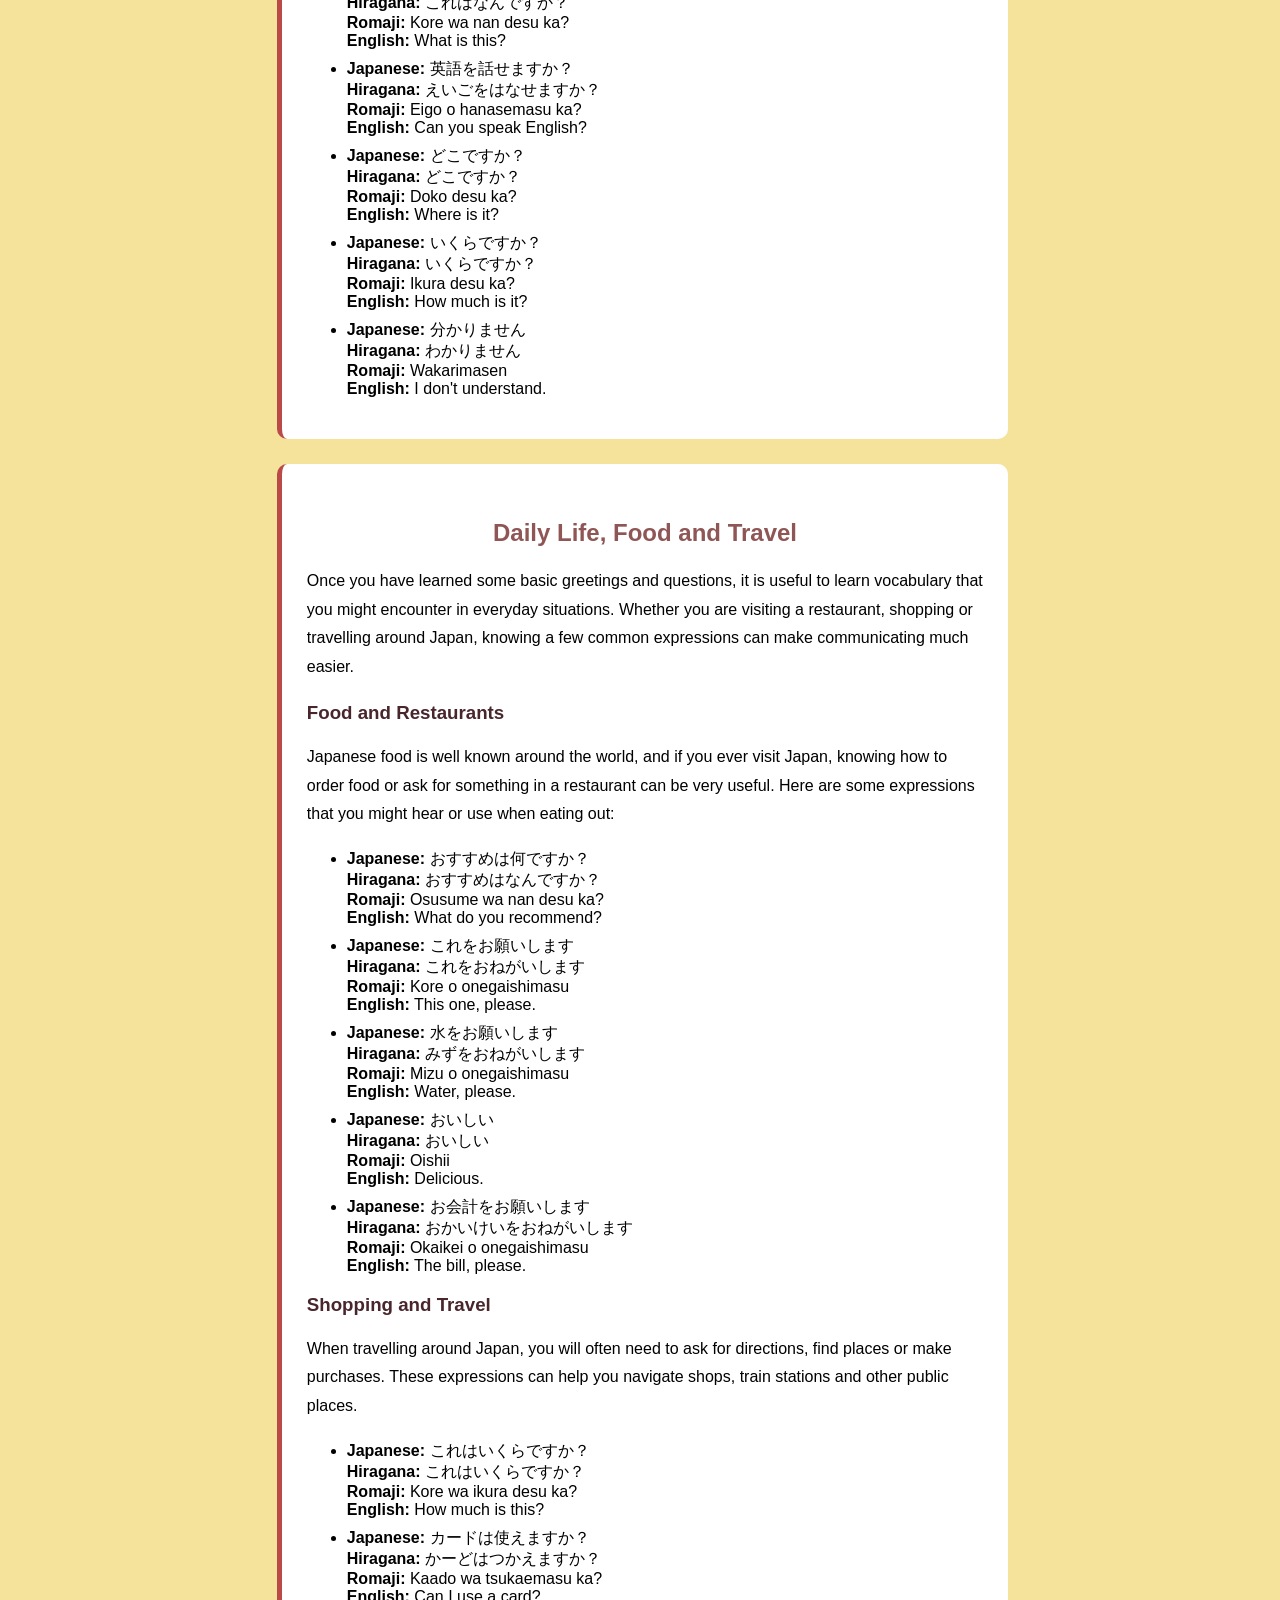
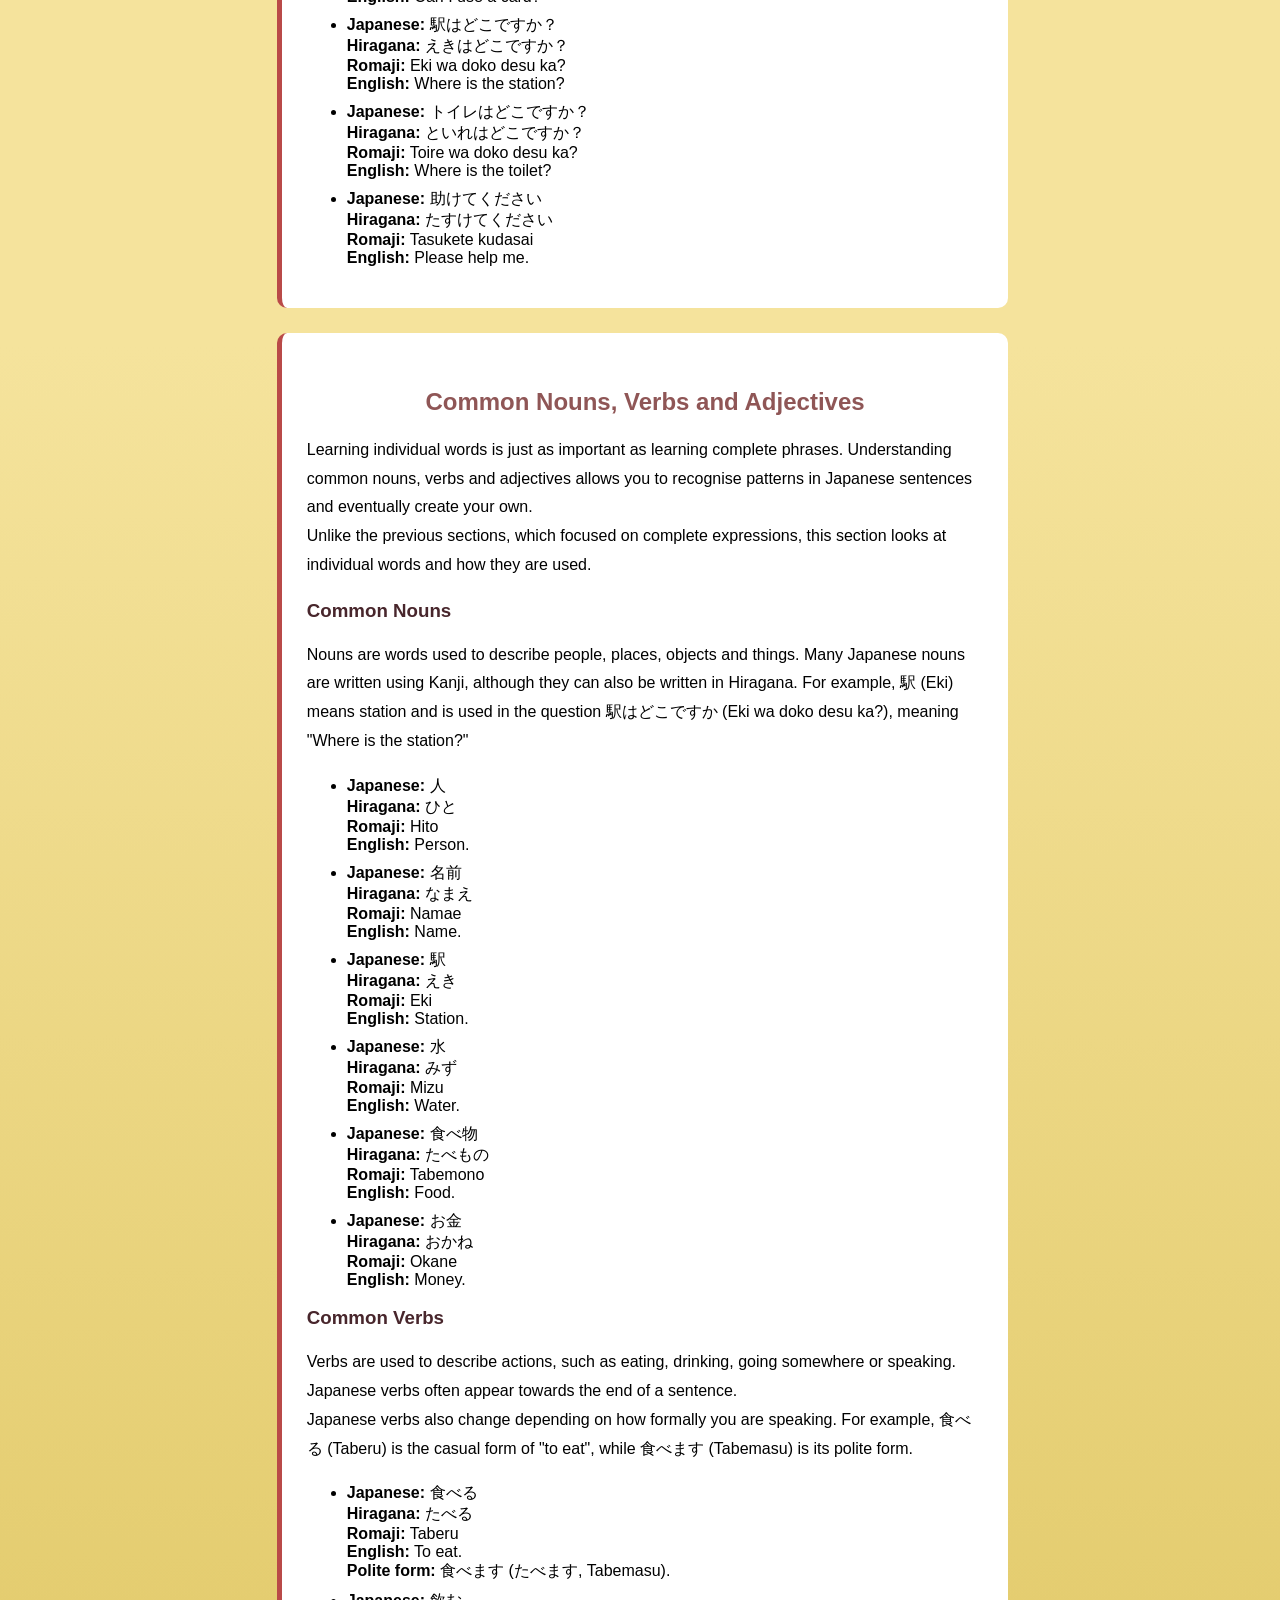
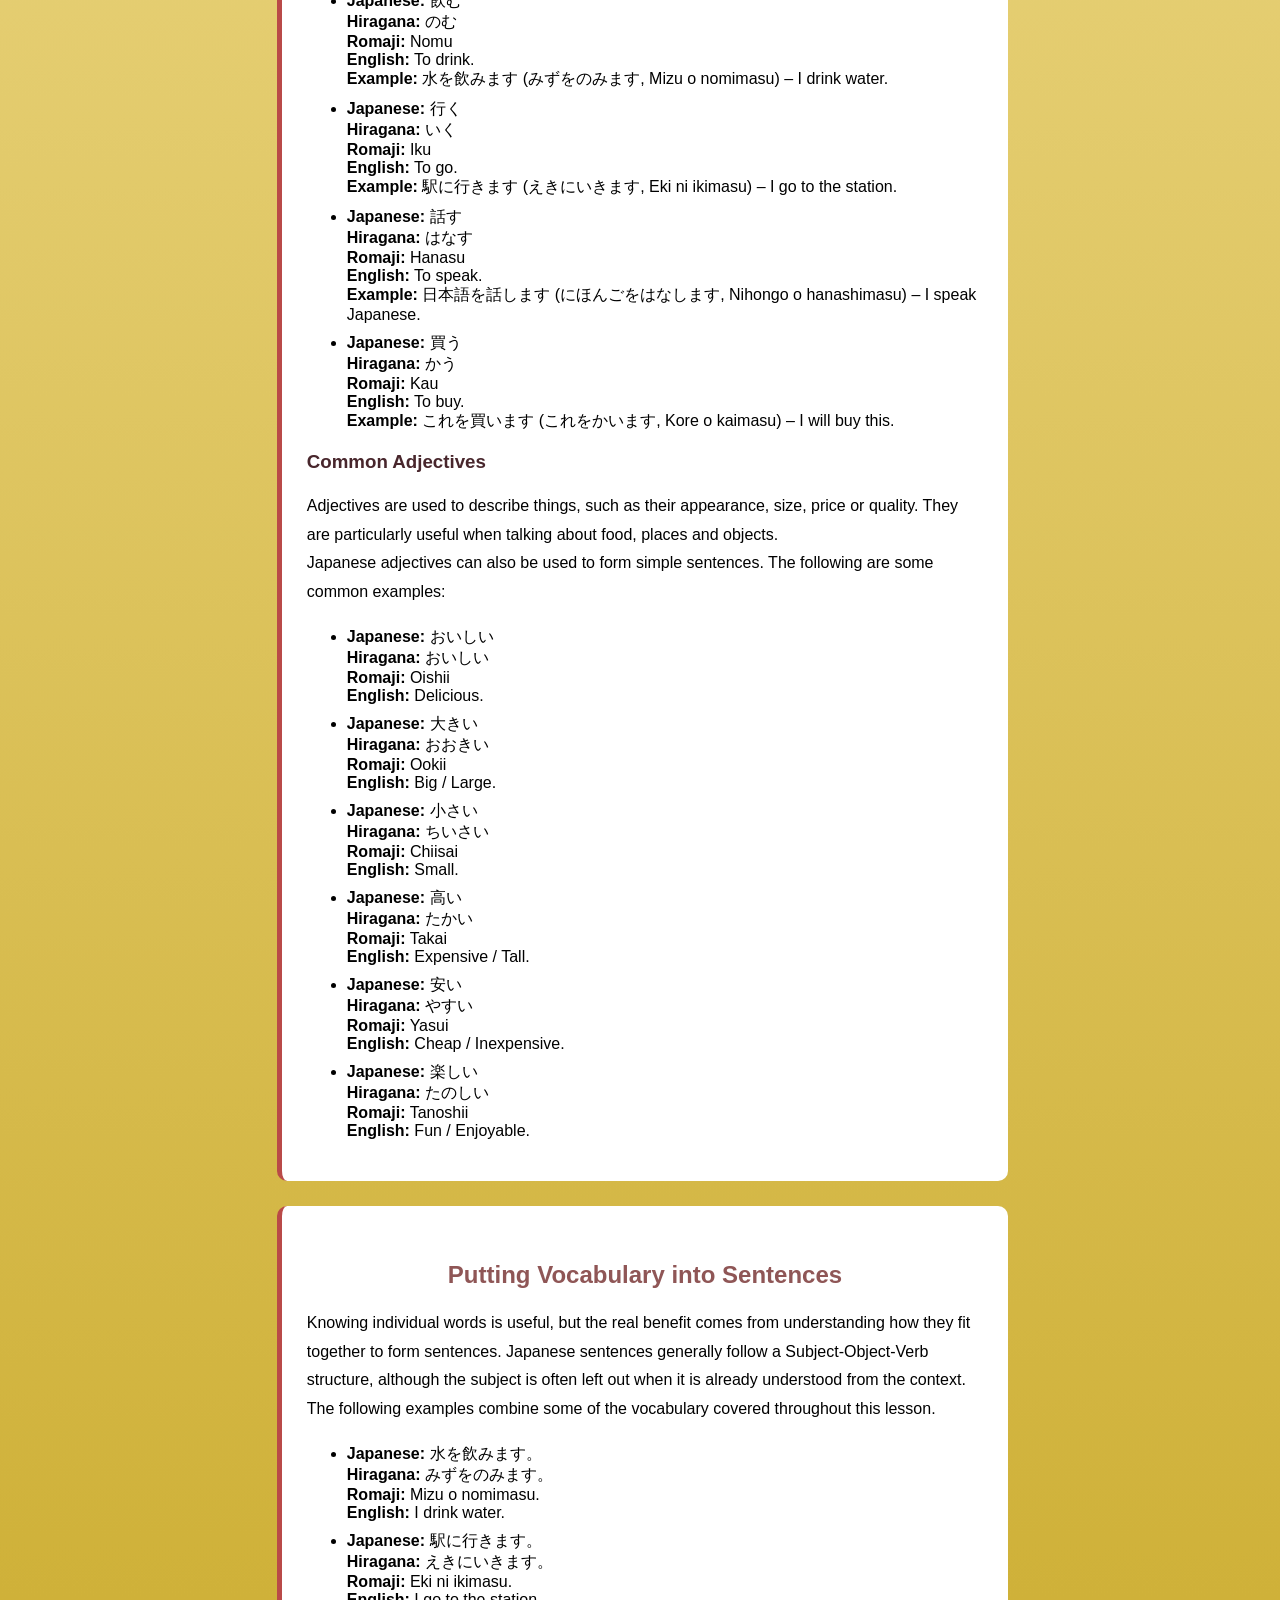
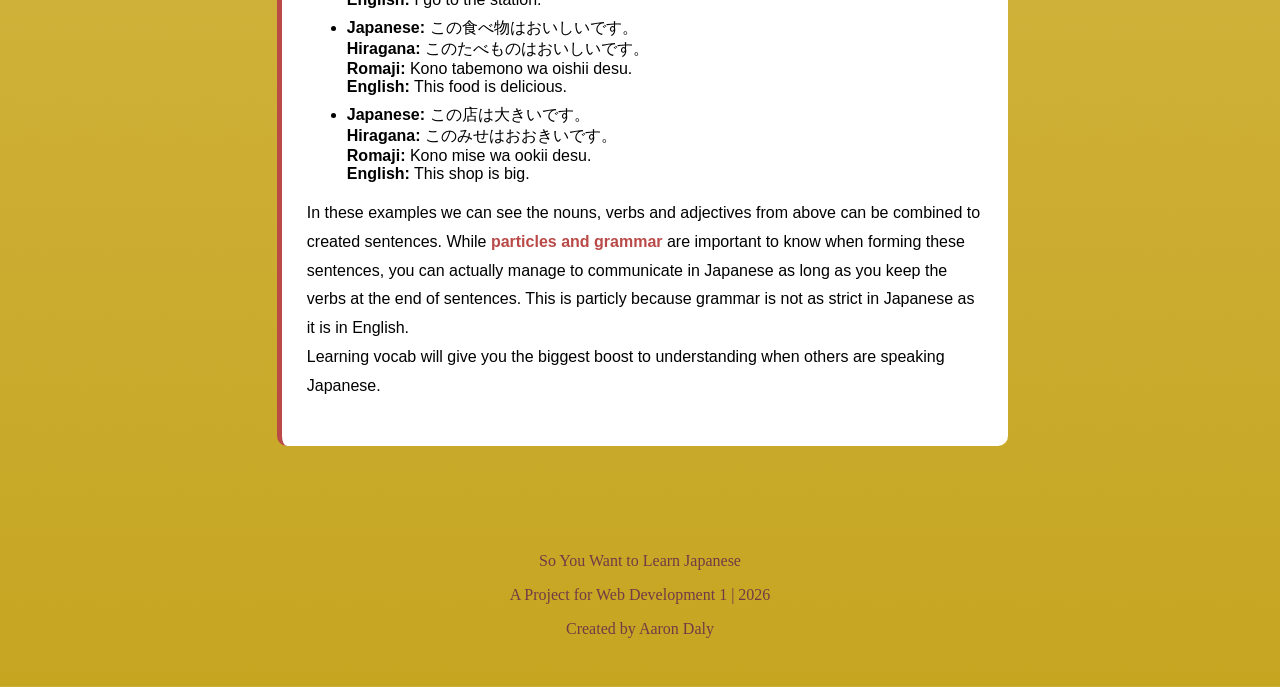
<file: vocab.html>
<!DOCTYPE html>
<html>
<head>
    <title>Learning Point 1 - Learn Japanese</title>
    <link rel="stylesheet" href="general_japstyle.css">
    <link rel="stylesheet" href="learning_japstyle.css">
</head>
<body>

    <!-- Header -->
    <header>
        <img src="images/japanese_caligraphy_for_japanese_language.png"
             alt="'Japanese Language' calligraphy" class="header-image">

        <div class="header-text">
            <h1>So You Want to Learn Japanese</h1>
            <h2>Your Journey Starts Here</h2>
        </div>

        <img src="images/japanese_caligraphy_for_learning.png"
             alt="'Learning' calligraphy" class="header-image">
    </header>

    <!-- Page Layout -->
    <div class="learning-page-layout">

        <!-- Navigation Menu -->
        <div id="navigation">
            <ul id="menu">
                <li><a href="index.html">Home</a></li>
                <li><b>Learning</b></li>
                    <ul>
                        <li><a href="alphabet.html">Alphabet</a></li>
                        <li><a href="grammar.html">Grammar</a></li>
                        <li class="active"><a href="vocab.html">Vocabulary</a></li>
                    </ul>
                <li><a href="faq.html">FAQ</a></li>
                <li><a href="resources.html">Resources</a></li>
            </ul>
        </div>

        <!-- Main Content Area -->
        <main>
        <!--Intro-->
            <div class="learning-content">
                <h1>Vocabulary</h1>

                <p>
                    Learning vocabulary is an important part of learning any language.
                    While understanding <a href="grammar.html">grammar</a> helps you construct
                    sentences, vocabulary is what allows you to communicate meaning.
                    It is useful to start with common words and phrases that you are likely
                    to encounter in everyday situations.
                    <br>
                    In this section we will cover some basic greetings, useful questions,
                    everyday expressions and common nouns, verbs and adjectives.
                    Each example will include the Japanese writing, its Hiragana pronunciation,
                    Romaji and English translation. This should help you recognise the words
                    regardless of which Japanese writing system is being used.
                </p>
            </div>

            <!--Basics-->
            <div class="learning-content">
                <h2>Basics, Greetings and Questions</h2>

                <p>
                    One of the first things worth learning in any language is how to greet
                    people and communicate basic information. Japanese has different greetings
                    depending on the time of day, as well as several polite expressions that
                    are useful when meeting people or asking for help.
                    <br>
                    Politeness is particularly important in Japanese, especially when speaking
                    to people you do not know. Here are some of the most commonly used expressions:
                </p>

                <h3>Common Greetings</h3>

                <ul>
                    <li>
                        <b>Japanese:</b> こんにちは<br>
                        <b>Hiragana:</b> こんにちは<br>
                        <b>Romaji:</b> Konnichiwa<br>
                        <b>English:</b> Hello / Good afternoon.
                    </li>

                    <li>
                        <b>Japanese:</b> おはようございます<br>
                        <b>Hiragana:</b> おはようございます<br>
                        <b>Romaji:</b> Ohayou gozaimasu<br>
                        <b>English:</b> Good morning.
                    </li>

                    <li>
                        <b>Japanese:</b> こんばんは<br>
                        <b>Hiragana:</b> こんばんは<br>
                        <b>Romaji:</b> Konbanwa<br>
                        <b>English:</b> Good evening.
                    </li>

                    <li>
                        <b>Japanese:</b> はじめまして<br>
                        <b>Hiragana:</b> はじめまして<br>
                        <b>Romaji:</b> Hajimemashite<br>
                        <b>English:</b> Nice to meet you.
                    </li>

                    <li>
                        <b>Japanese:</b> ありがとうございます<br>
                        <b>Hiragana:</b> ありがとうございます<br>
                        <b>Romaji:</b> Arigatou gozaimasu<br>
                        <b>English:</b> Thank you.
                    </li>

                    <li>
                        <b>Japanese:</b> すみません<br>
                        <b>Hiragana:</b> すみません<br>
                        <b>Romaji:</b> Sumimasen<br>
                        <b>English:</b> Excuse me / I'm sorry.
                        <br>
                        This can be used to get someone's attention or to apologise.
                    </li>
                </ul>

                <h3>Useful Questions and Expressions</h3>

                <p>
                    These phrases are particularly useful when trying to communicate with
                    someone who speaks Japanese. They can help you ask questions, understand
                    information or explain when you do not understand something.
                </p>

                <ul>
                    <li>
                        <b>Japanese:</b> これは何ですか？<br>
                        <b>Hiragana:</b> これはなんですか？<br>
                        <b>Romaji:</b> Kore wa nan desu ka?<br>
                        <b>English:</b> What is this?
                    </li>

                    <li>
                        <b>Japanese:</b> 英語を話せますか？<br>
                        <b>Hiragana:</b> えいごをはなせますか？<br>
                        <b>Romaji:</b> Eigo o hanasemasu ka?<br>
                        <b>English:</b> Can you speak English?
                    </li>

                    <li>
                        <b>Japanese:</b> どこですか？<br>
                        <b>Hiragana:</b> どこですか？<br>
                        <b>Romaji:</b> Doko desu ka?<br>
                        <b>English:</b> Where is it?
                    </li>

                    <li>
                        <b>Japanese:</b> いくらですか？<br>
                        <b>Hiragana:</b> いくらですか？<br>
                        <b>Romaji:</b> Ikura desu ka?<br>
                        <b>English:</b> How much is it?
                    </li>

                    <li>
                        <b>Japanese:</b> 分かりません<br>
                        <b>Hiragana:</b> わかりません<br>
                        <b>Romaji:</b> Wakarimasen<br>
                        <b>English:</b> I don't understand.
                    </li>
                </ul>
            </div>

            <!--Functional Vocab-->
            <div class="learning-content">
                <h2>Daily Life, Food and Travel</h2>

                <p>
                    Once you have learned some basic greetings and questions, it is useful
                    to learn vocabulary that you might encounter in everyday situations.
                    Whether you are visiting a restaurant, shopping or travelling around
                    Japan, knowing a few common expressions can make communicating much easier.
                </p>

                <h3>Food and Restaurants</h3>

                <p>
                    Japanese food is well known around the world, and if you ever visit Japan,
                    knowing how to order food or ask for something in a restaurant can be very useful.
                    Here are some expressions that you might hear or use when eating out:
                </p>

                <ul>
                    <li>
                        <b>Japanese:</b> おすすめは何ですか？<br>
                        <b>Hiragana:</b> おすすめはなんですか？<br>
                        <b>Romaji:</b> Osusume wa nan desu ka?<br>
                        <b>English:</b> What do you recommend?
                    </li>

                    <li>
                        <b>Japanese:</b> これをお願いします<br>
                        <b>Hiragana:</b> これをおねがいします<br>
                        <b>Romaji:</b> Kore o onegaishimasu<br>
                        <b>English:</b> This one, please.
                    </li>

                    <li>
                        <b>Japanese:</b> 水をお願いします<br>
                        <b>Hiragana:</b> みずをおねがいします<br>
                        <b>Romaji:</b> Mizu o onegaishimasu<br>
                        <b>English:</b> Water, please.
                    </li>

                    <li>
                        <b>Japanese:</b> おいしい<br>
                        <b>Hiragana:</b> おいしい<br>
                        <b>Romaji:</b> Oishii<br>
                        <b>English:</b> Delicious.
                    </li>

                    <li>
                        <b>Japanese:</b> お会計をお願いします<br>
                        <b>Hiragana:</b> おかいけいをおねがいします<br>
                        <b>Romaji:</b> Okaikei o onegaishimasu<br>
                        <b>English:</b> The bill, please.
                    </li>
                </ul>

                <h3>Shopping and Travel</h3>

                <p>
                    When travelling around Japan, you will often need to ask for directions,
                    find places or make purchases. These expressions can help you navigate
                    shops, train stations and other public places.
                </p>

                <ul>
                    <li>
                        <b>Japanese:</b> これはいくらですか？<br>
                        <b>Hiragana:</b> これはいくらですか？<br>
                        <b>Romaji:</b> Kore wa ikura desu ka?<br>
                        <b>English:</b> How much is this?
                    </li>

                    <li>
                        <b>Japanese:</b> カードは使えますか？<br>
                        <b>Hiragana:</b> かーどはつかえますか？<br>
                        <b>Romaji:</b> Kaado wa tsukaemasu ka?<br>
                        <b>English:</b> Can I use a card?
                    </li>

                    <li>
                        <b>Japanese:</b> 駅はどこですか？<br>
                        <b>Hiragana:</b> えきはどこですか？<br>
                        <b>Romaji:</b> Eki wa doko desu ka?<br>
                        <b>English:</b> Where is the station?
                    </li>

                    <li>
                        <b>Japanese:</b> トイレはどこですか？<br>
                        <b>Hiragana:</b> といれはどこですか？<br>
                        <b>Romaji:</b> Toire wa doko desu ka?<br>
                        <b>English:</b> Where is the toilet?
                    </li>

                    <li>
                        <b>Japanese:</b> 助けてください<br>
                        <b>Hiragana:</b> たすけてください<br>
                        <b>Romaji:</b> Tasukete kudasai<br>
                        <b>English:</b> Please help me.
                    </li>
                </ul>
            </div>

            <!--Common Vocab-->
            <div class="learning-content">
                <h2>Common Nouns, Verbs and Adjectives</h2>

                <p>
                    Learning individual words is just as important as learning complete phrases.
                    Understanding common nouns, verbs and adjectives allows you to recognise
                    patterns in Japanese sentences and eventually create your own.
                    <br>
                    Unlike the previous sections, which focused on complete expressions,
                    this section looks at individual words and how they are used.
                </p>

                <h3>Common Nouns</h3>

                <p>
                    Nouns are words used to describe people, places, objects and things.
                    Many Japanese nouns are written using Kanji, although they can also
                    be written in Hiragana.
                    For example, 駅 (Eki) means station and is used in the question
                    駅はどこですか (Eki wa doko desu ka?), meaning "Where is the station?"
                </p>

                <ul>
                    <li>
                        <b>Japanese:</b> 人<br>
                        <b>Hiragana:</b> ひと<br>
                        <b>Romaji:</b> Hito<br>
                        <b>English:</b> Person.
                    </li>

                    <li>
                        <b>Japanese:</b> 名前<br>
                        <b>Hiragana:</b> なまえ<br>
                        <b>Romaji:</b> Namae<br>
                        <b>English:</b> Name.
                    </li>

                    <li>
                        <b>Japanese:</b> 駅<br>
                        <b>Hiragana:</b> えき<br>
                        <b>Romaji:</b> Eki<br>
                        <b>English:</b> Station.
                    </li>

                    <li>
                        <b>Japanese:</b> 水<br>
                        <b>Hiragana:</b> みず<br>
                        <b>Romaji:</b> Mizu<br>
                        <b>English:</b> Water.
                    </li>

                    <li>
                        <b>Japanese:</b> 食べ物<br>
                        <b>Hiragana:</b> たべもの<br>
                        <b>Romaji:</b> Tabemono<br>
                        <b>English:</b> Food.
                    </li>

                    <li>
                        <b>Japanese:</b> お金<br>
                        <b>Hiragana:</b> おかね<br>
                        <b>Romaji:</b> Okane<br>
                        <b>English:</b> Money.
                    </li>
                </ul>

                <h3>Common Verbs</h3>

                <p>
                    Verbs are used to describe actions, such as eating, drinking, going
                    somewhere or speaking. Japanese verbs often appear towards the end
                    of a sentence.
                    <br>
                    Japanese verbs also change depending on how formally you are speaking.
                    For example, 食べる (Taberu) is the casual form of "to eat", while
                    食べます (Tabemasu) is its polite form.
                </p>

                <ul>
                    <li>
                        <b>Japanese:</b> 食べる<br>
                        <b>Hiragana:</b> たべる<br>
                        <b>Romaji:</b> Taberu<br>
                        <b>English:</b> To eat.
                        <br>
                        <b>Polite form:</b> 食べます (たべます, Tabemasu).
                    </li>

                    <li>
                        <b>Japanese:</b> 飲む<br>
                        <b>Hiragana:</b> のむ<br>
                        <b>Romaji:</b> Nomu<br>
                        <b>English:</b> To drink.
                        <br>
                        <b>Example:</b> 水を飲みます (みずをのみます, Mizu o nomimasu) – I drink water.
                    </li>

                    <li>
                        <b>Japanese:</b> 行く<br>
                        <b>Hiragana:</b> いく<br>
                        <b>Romaji:</b> Iku<br>
                        <b>English:</b> To go.
                        <br>
                        <b>Example:</b> 駅に行きます (えきにいきます, Eki ni ikimasu) – I go to the station.
                    </li>

                    <li>
                        <b>Japanese:</b> 話す<br>
                        <b>Hiragana:</b> はなす<br>
                        <b>Romaji:</b> Hanasu<br>
                        <b>English:</b> To speak.
                        <br>
                        <b>Example:</b> 日本語を話します (にほんごをはなします, Nihongo o hanashimasu) – I speak Japanese.
                    </li>

                    <li>
                        <b>Japanese:</b> 買う<br>
                        <b>Hiragana:</b> かう<br>
                        <b>Romaji:</b> Kau<br>
                        <b>English:</b> To buy.
                        <br>
                        <b>Example:</b> これを買います (これをかいます, Kore o kaimasu) – I will buy this.
                    </li>
                </ul>

                <h3>Common Adjectives</h3>

                <p>
                    Adjectives are used to describe things, such as their appearance,
                    size, price or quality. They are particularly useful when talking
                    about food, places and objects.
                    <br>
                    Japanese adjectives can also be used to form simple sentences.
                    The following are some common examples:
                </p>

                <ul>
                    <li>
                        <b>Japanese:</b> おいしい<br>
                        <b>Hiragana:</b> おいしい<br>
                        <b>Romaji:</b> Oishii<br>
                        <b>English:</b> Delicious.
                    </li>

                    <li>
                        <b>Japanese:</b> 大きい<br>
                        <b>Hiragana:</b> おおきい<br>
                        <b>Romaji:</b> Ookii<br>
                        <b>English:</b> Big / Large.
                    </li>

                    <li>
                        <b>Japanese:</b> 小さい<br>
                        <b>Hiragana:</b> ちいさい<br>
                        <b>Romaji:</b> Chiisai<br>
                        <b>English:</b> Small.
                    </li>

                    <li>
                        <b>Japanese:</b> 高い<br>
                        <b>Hiragana:</b> たかい<br>
                        <b>Romaji:</b> Takai<br>
                        <b>English:</b> Expensive / Tall.
                    </li>

                    <li>
                        <b>Japanese:</b> 安い<br>
                        <b>Hiragana:</b> やすい<br>
                        <b>Romaji:</b> Yasui<br>
                        <b>English:</b> Cheap / Inexpensive.
                    </li>

                    <li>
                        <b>Japanese:</b> 楽しい<br>
                        <b>Hiragana:</b> たのしい<br>
                        <b>Romaji:</b> Tanoshii<br>
                        <b>English:</b> Fun / Enjoyable.
                    </li>
                </ul>
            </div>

            <!--Sentences using vocab learnt-->
            <div class="learning-content">
                <h2>Putting Vocabulary into Sentences</h2>

                <p>
                    Knowing individual words is useful, but the real benefit comes from
                    understanding how they fit together to form sentences.
                    Japanese sentences generally follow a Subject-Object-Verb structure,
                    although the subject is often left out when it is already understood
                    from the context.
                    <br>
                    The following examples combine some of the vocabulary covered
                    throughout this lesson.
                </p>

                <ul>
                    <li>
                        <b>Japanese:</b> 水を飲みます。<br>
                        <b>Hiragana:</b> みずをのみます。<br>
                        <b>Romaji:</b> Mizu o nomimasu.<br>
                        <b>English:</b> I drink water.
                    </li>

                    <li>
                        <b>Japanese:</b> 駅に行きます。<br>
                        <b>Hiragana:</b> えきにいきます。<br>
                        <b>Romaji:</b> Eki ni ikimasu.<br>
                        <b>English:</b> I go to the station.
                    </li>

                    <li>
                        <b>Japanese:</b> この食べ物はおいしいです。<br>
                        <b>Hiragana:</b> このたべものはおいしいです。<br>
                        <b>Romaji:</b> Kono tabemono wa oishii desu.<br>
                        <b>English:</b> This food is delicious.
                    </li>

                    <li>
                        <b>Japanese:</b> この店は大きいです。<br>
                        <b>Hiragana:</b> このみせはおおきいです。<br>
                        <b>Romaji:</b> Kono mise wa ookii desu.<br>
                        <b>English:</b> This shop is big.
                    </li>
                </ul>

                <p>
                    In these examples we can see the nouns, verbs and adjectives from above can be combined to created
                    sentences. While <a href="grammar.html">particles and grammar</a> are important to know when forming these sentences,
                    you can actually manage to communicate in Japanese as long as you keep the verbs at the end of sentences.
                    This is particly because grammar is not as strict in Japanese as it is in English.<br>
                    Learning vocab will give you the biggest boost to understanding when others are speaking Japanese.
                </p>
            </div>

        </main>

        <!-- Blossom decoration -->
        <div class="blossom-panel">
            <img src="images/cherryblossom.png" alt="Cherry Blossoms">
        </div>

    </div>

    <!-- Footer -->
    <footer>
        <p>So You Want to Learn Japanese</p>
        <p> A Project for Web Development 1 | 2026</p>
        <p>Created by Aaron Daly</p>
    </footer>

</body>
</html>
</file>
<file: general_japstyle.css>
/* WHOLE PAGE */
html {
    background: linear-gradient(180deg, #F5E39C, #F5E39C, #c6a521);

    /* Preventing user from scrolling horizontally */
    overflow-x: clip;
}

/* Styling for every page */

/* Main content for every page */
main {
    width: 85%;
    max-width: 1000px;
    margin: 0 auto;
    font-family: "Arial (Body)", Arial, sans-serif;
}

/* Header formatting */
header {
    display: flex;
    justify-content: center;
    align-items: center;
    gap: 30px;
    text-align: center;
    font-family: "Arial (Headings)", Arial, sans-serif;
}

.header-image {
    height: 180px;
    width: auto;
}

/* colour for main headings sligthly different to boarder colour */
h2 {
    color: #713B45;
}

/* Slightly darker colour for less important sections */
h3 {
    color: #48262c;
}

/* Colour for links matches boarders to not have too many different colours */
a {
    color: #B94A48;
    font-weight: bold;
    text-decoration: none;
}

/* Reusing colour from headings for hover effect*/
a:hover {
    color: #713B45;
}

/* Footer */
footer {
    text-align: center;
    padding: 25px;
    margin-top: 40px;
    /* Colour matching headings */
    color: #713B45;
}
</file>
<file: index_japstyle.css>
/* Index Page Styling */

/* Index page Layout */
.index-page-layout {
    display: flex;
    gap: 20px;
}

/* Index page main content flexbox */
.index-page-layout main {
    flex: 5;
    min-width: 0;
}

/* Left blossom Panel */
.index-left-decoration {
    flex: 1;
    min-width: 0;

    /* used to make sure images only move past the header and then stop scrolling
    used again in navigation bar and with blossom panel on learning content pages */
    position: sticky;
    top: 0;
    align-self: flex-start;
}

/* Right blossom Panel */
.index-right-decoration {
    flex: 1;
    min-width: 0;
    position: sticky;
    top: 0;
    align-self: flex-start;
}

/* Both blossom images */
.index-right-decoration img,
.index-left-decoration img {
    width: 300px;
    max-width: none;
    height: auto;
    display: block;

    /*used to make sure the images don't change regardless of container size and resizing of the page*/
    position: absolute;
    top: 0;
}

/* Left image */
.index-left-decoration img {
    left: -30px;
    transform: rotate(180deg);
}

/* Right image */
.index-right-decoration img {
    right: -30px;
}


/* Main content box for index page */
.index-content {
    display: flex;
    background-color: white;
    align-items: center;

    /* used to make sure the content is above the blossom images */
    z-index: 1;

    position: relative;
    padding: 25px;
    margin-bottom: 25px;
    border-radius: 10px;
    border-left: 5px solid #B94A48;
}

.index-content-text {
    flex: 2;
    min-width: 0;
    text-align: center;
}

.index-content-image {
    flex: 1;
    min-width: 0;
    display: flex;
    align-items: center;
}

.index-content-image img {
    display: block;
    max-width: 100%;
    max-height: 250px;
    width: auto;
    height: auto;
}

/*When width of page makes images are not readable
the container for the images disappears*/
@media (max-width: 600px) {
    .index-content-image {
        display: none;
    }
}
</file>
<file: learning_japstyle.css>
/* Styling all Pages apart from Index */

/* Layout for all pages but Index */
.learning-page-layout {
    display: flex;
    gap: 20px;
}

/* Nav Menu */
#navigation {
    background-color: #FFFFFF;
    align-self: flex-start;
    flex: 1;
    border-left: 5px solid #B94A48;
    border-radius: 10px;
    z-index: 2;


    position: sticky;
    top: 100px;
    font-family: "Arial (Headings)", Arial, sans-serif;
}

#navigation li {
    margin-bottom: 20px;
}

#navigation ul ul {
    padding-left: 10px;
    margin-top: 10px;
}

#navigation ul ul li {
    margin-bottom: 20px;
}


/* Giving currectn page in nav menu a background colour */
#menu li.active a {
    background: #F5E39C;
    padding: .4em 1em .4em 1em;
}

/* Main content area for learning pages */
.learning-page-layout main {
    flex: 3;
    min-width: 0;
    margin: 0;
}

.learning-content {
    position: relative;

    /* used to make sure the content is above the blossom images */
    z-index: 1;

    min-width: 0;
    background-color: #FFFFFF;
    padding: 25px;
    margin-bottom: 25px;
    border-radius: 10px;
    border-left: 5px solid #B94A48;
}

.learning-content h1 {
    color: #713B45;
    font-size: 30px;
    margin-top: 0;
    text-align: center;
}

.learning-content h2 {
    color: #8F5656;
    font-size: 24px;
    margin-top: 30px;
    text-align: center;
}

.learning-content img {
    max-width: 100%;
    height: auto;
    display: block;
    margin: 15px auto;
}

.learning-content p {
    margin-bottom: 20px;
    line-height: 1.8;
}

/* Heart Sutra Page Image */
.sutra {
    display: flex;
    justify-content: center;
    min-width: 0;
    /* Keeps it within flex container veritically */
    align-items: flex-start;
    position: relative;
    z-index: 1;
}

.sutra img {
    /* Flex shrink and width allow the image to overflow horizonally allowing for an interesting visual effect */
    width: 140%;
    flex-shrink: 0;
    height: auto;
    display: block;
}

/* Blossom panel for learning content page decoration */
.blossom-panel {
    flex: 1;
    min-width: 0;
    position: sticky;
    top: 0;
    align-self: flex-start;
}

/* Blossom image for learning content page decoration */
.blossom-panel img {
    width: 300px;
    max-width: none;
    height: auto;
    display: block;
    position: absolute;
    top: 0;
    right: -30px;
}

/* Text Formatting */

/* Using strong for important information, with slightly different size than <b> */
strong {
    color: #6b4545;
    font-size: 1.2rem;
}


/* Grammar */

/* Highlighting subject, object, verbs and particles in text, using contrasting colours*/
mark.subject {
    color: rgb(19, 158, 158);
    background: none;
}

mark.object {
    color: rgb(153, 55, 19);
    background: none;
}

mark.verb {
    color: rgb(175, 153, 28);
    background: none;
}

mark.particle {
    color: #8b36c1;
    background: none;
}

li {
    margin-top: 9px;
}
</file>
